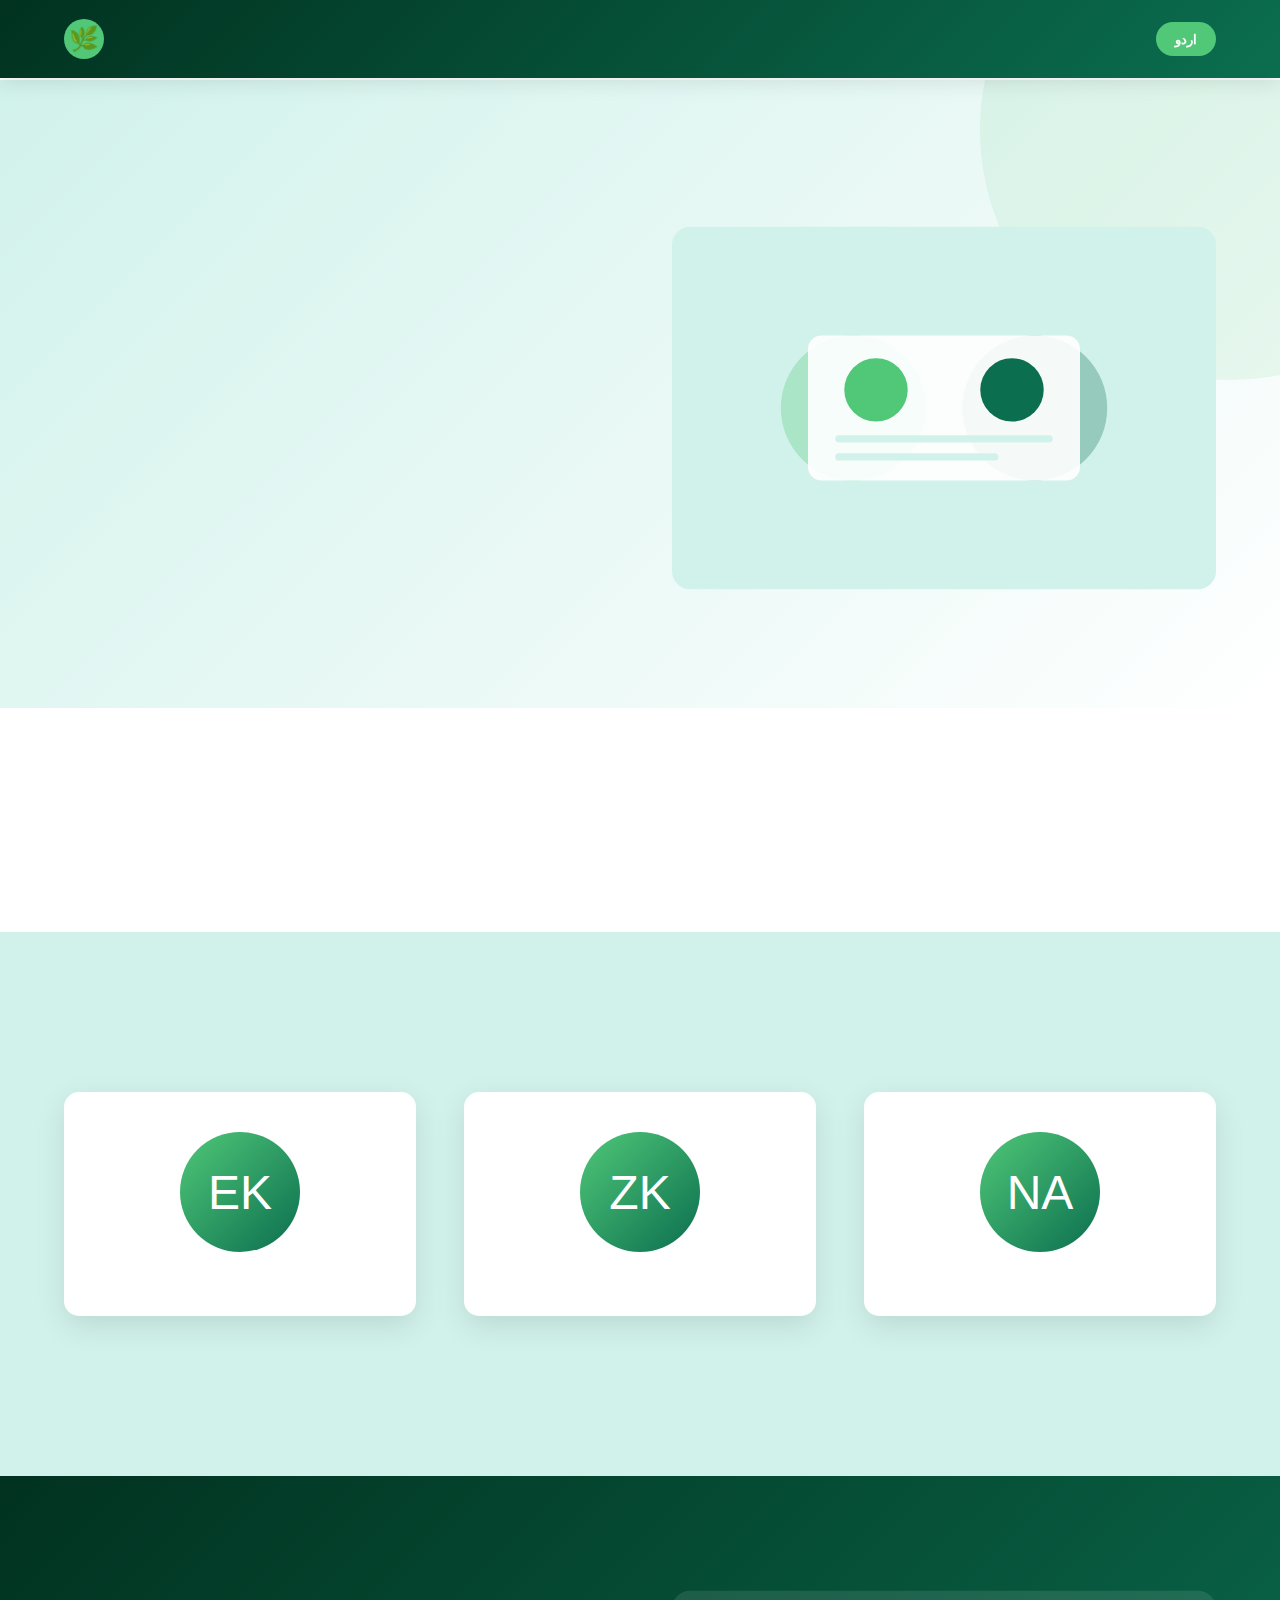
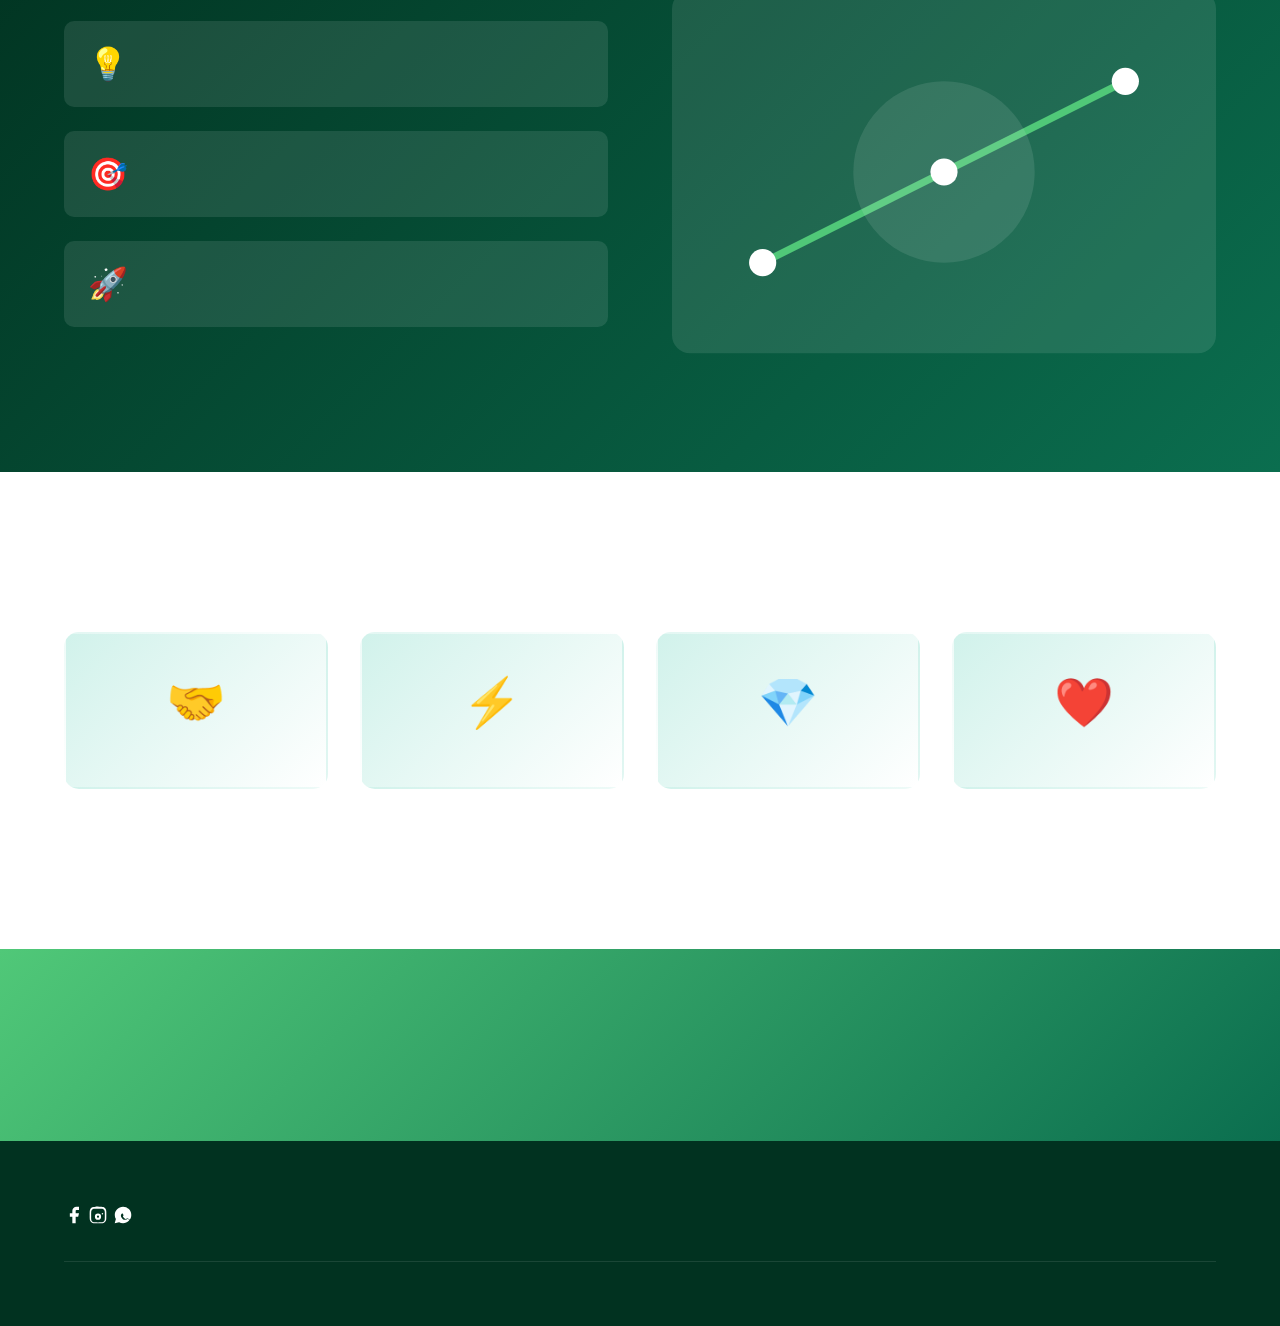
<file: about-us.html>
<!DOCTYPE html>
<html lang="en">
<head>
    
    <meta charset="UTF-8">
    <meta name="viewport" content="width=device-width, initial-scale=1.0">
    <title>About Us - Freshly</title>
    <link rel="icon" type="image/svg+xml" href="data:image/svg+xml,%3Csvg xmlns='http://www.w3.org/2000/svg' viewBox='0 0 100 100'%3E%3Ccircle cx='50' cy='50' r='45' fill='%2350C878'/%3E%3Cpath d='M30 55 Q35 40 50 35 Q65 40 70 55 L65 60 Q62 50 50 45 Q38 50 35 60 Z' fill='white'/%3E%3Cpath d='M45 30 Q50 20 55 30 L53 32 Q50 27 47 32 Z' fill='%23013220'/%3E%3C/svg%3E">
    <link rel="stylesheet" href="styles.css">
    <meta name="description" content="Freshly - Pakistan's #1 Restaurant Supply Solution. Get fresh produce, meat, and supplies delivered daily with 24-hour credit facility and wholesale prices.">
<meta name="keywords" content="restaurant supplies, wholesale food Pakistan, fresh produce delivery, restaurant credit, chicken supplier, vegetable supplier, horeca supplies">
<meta name="author" content="Freshly">
<meta property="og:title" content="Freshly - One Stop Shop for Restaurant Supplies">
<meta property="og:description" content="Simplify your supply chain with single-vendor delivery and flexible credit options.">
<meta property="og:image" content="https://images.unsplash.com/photo-1542838132-92c53300491e?auto=format&fit=crop&w=1200&q=80">
<meta property="og:type" content="website">
</head>
<body>
    <!-- Navigation -->
    <nav id="navbar">
    <div class="nav-container">
        <div class="logo">
            <div class="logo-icon">🌿</div>
            <span data-en="Freshly" data-ur="فریشلی">Freshly</span>
        </div>
        
        <div class="hamburger">
            <span></span>
            <span></span>
            <span></span>
        </div>

        <div class="nav-links">
            <a href="index.html" data-en="Home" data-ur="ہوم">Home</a>
            <a href="how-it-works.html" data-en="How It Works" data-ur="طریقہ کار">How It Works</a>
            <a href="about-us.html" data-en="About Us" data-ur="ہمارے بارے میں">About Us</a>
            <a href="contact.html" data-en="Contact" data-ur="رابطہ">Contact</a>
            <a href="#" onclick="openModal('signup'); return false;" class="cta-btn" data-en="Get Started" data-ur="شروع کریں">Get Started</a>
            <button class="lang-toggle" onclick="toggleLanguage()">اردو</button>
        </div>
    </div>
</nav>

    <!-- Hero Section -->
    <section class="hero">
        <div class="hero-content">
            <div class="hero-text">
                <h1>
                    <span data-en="Built by" data-ur="بنایا گیا">Built by</span><br>
                    <span class="highlight" data-en="Restaurant Industry Experts" data-ur="ریستوران انڈسٹری کے ماہرین">Restaurant Industry Experts</span>
                </h1>
                <p data-en="With over 20 combined years of hospitality experience, we understand the daily challenges restaurant owners face. That's why we built Freshly." data-ur="20 سال سے زیادہ کے مشترکہ مہمان نوازی کے تجربے کے ساتھ، ہم ریستوران کے مالکان کو روزانہ درپیش چیلنجز کو سمجھتے ہیں۔ اسی لیے ہم نے فریشلی بنایا۔">
                    With over 20 combined years of hospitality experience, we understand the daily challenges restaurant owners face. That's why we built Freshly.
                </p>
            </div>
            <div class="hero-image">
                <svg width="100%" height="400" viewBox="0 0 600 400">
                    <rect width="600" height="400" fill="#D1F2EB" rx="20"/>
                    <circle cx="200" cy="200" r="80" fill="#50C878" opacity="0.3"/>
                    <circle cx="400" cy="200" r="80" fill="#0B6E4F" opacity="0.3"/>
                    <rect x="150" y="120" width="300" height="160" fill="white" opacity="0.9" rx="15"/>
                    <circle cx="225" cy="180" r="35" fill="#50C878"/>
                    <circle cx="375" cy="180" r="35" fill="#0B6E4F"/>
                    <rect x="180" y="230" width="240" height="8" fill="#D1F2EB" rx="4"/>
                    <rect x="180" y="250" width="180" height="8" fill="#D1F2EB" rx="4"/>
                </svg>
            </div>
        </div>
    </section>

    <!-- Mission Section -->
    <section class="problem-section">
        <h2 class="section-title" data-en="Our Mission" data-ur="ہمارا مشن">Our Mission</h2>
        <div style="max-width: 800px; margin: 2rem auto; text-align: center;">
            <p style="font-size: 1.3rem; color: var(--tertiary); line-height: 1.8;" data-en="To simplify restaurant supply management by providing a single, reliable source for all daily needs - with unbeatable prices, flexible payment options, and service that restaurant owners can count on every single day." data-ur="تمام روزمرہ کی ضروریات کے لیے ایک واحد، قابل اعتماد ذریعہ فراہم کر کے ریستوران کی سپلائی مینجمنٹ کو آسان بنانا - ناقابل شکست قیمتوں، لچکدار ادائیگی کے اختیارات، اور ایسی سروس کے ساتھ جس پر ریستوران کے مالکان ہر روز بھروسہ کر سکیں۔">
                To simplify restaurant supply management by providing a single, reliable source for all daily needs - with unbeatable prices, flexible payment options, and service that restaurant owners can count on every single day.
            </p>
        </div>
    </section>

    <!-- Team Section -->
    <section class="problem-section" style="background: var(--primary);">
        <h2 class="section-title" data-en="Meet Our Leadership Team" data-ur="ہماری قیادت کی ٹیم سے ملیں">Meet Our Leadership Team</h2>
        <div class="team-grid">
            <div class="team-member">
                <div class="member-avatar">EK</div>
                <div class="member-name" data-en="Ehtisham Rana Khan" data-ur="احتشام رانا خان">Ehtisham Rana Khan</div>
                <div class="member-role" data-en="Founder & CEO" data-ur="بانی اور سی ای او">Founder & CEO</div>
                <p class="member-bio" data-en="With 7+ years of hands-on experience in the hospitality industry, Ehtisham identified the critical supply chain problems faced by restaurant owners and founded Freshly to solve them." data-ur="ہاسپیٹلٹی انڈسٹری میں 7+ سال کے عملی تجربے کے ساتھ، احتشام نے ریستوران کے مالکان کو درپیش سپلائی چین کے اہم مسائل کی نشاندہی کی اور انہیں حل کرنے کے لیے فریشلی کی بنیاد رکھی۔">
                    With 7+ years of hands-on experience in the hospitality industry, Ehtisham identified the critical supply chain problems faced by restaurant owners and founded Freshly to solve them.
                </p>
            </div>

            <div class="team-member">
                <div class="member-avatar">ZK</div>
                <div class="member-name" data-en="Zaighaum Rana Khan" data-ur="ذیقم رانا خان">Zaighaum Rana Khan</div>
                <div class="member-role" data-en="Co-Founder" data-ur="شریک بانی">Co-Founder</div>
                <p class="member-bio" data-en="Bringing 7+ years of hospitality expertise, Zaighaum's deep understanding of restaurant operations and supplier relationships is the backbone of Freshly's service excellence." data-ur="7+ سال کی مہمان نوازی کی مہارت لاتے ہوئے، ذیقم کی ریستوران کی کارروائیوں اور سپلائر تعلقات کی گہری سمجھ فریشلی کی بہترین سروس کی ریڑھ کی ہڈی ہے۔">
                    Bringing 7+ years of hospitality expertise, Zaighaum's deep understanding of restaurant operations and supplier relationships is the backbone of Freshly's service excellence.
                </p>
            </div>

            <div class="team-member">
                <div class="member-avatar">NA</div>
                <div class="member-name" data-en="Rana Nouman Ahmed" data-ur="رانا نعمان احمد">Rana Nouman Ahmed</div>
                <div class="member-role" data-en="Operations Manager" data-ur="آپریشنز منیجر">Operations Manager</div>
                <p class="member-bio" data-en="Nouman ensures that every delivery is on time, every product is fresh, and every customer is satisfied. His operational excellence keeps Freshly running smoothly day after day." data-ur="نعمان اس بات کو یقینی بناتے ہیں کہ ہر ڈیلیوری وقت پر ہو، ہر پروڈکٹ تازہ ہو، اور ہر گاہک مطمئن ہو۔ ان کی آپریشنل مہارت فریشلی کو دن بہ دن آسانی سے چلاتی ہے۔">
                    Nouman ensures that every delivery is on time, every product is fresh, and every customer is satisfied. His operational excellence keeps Freshly running smoothly day after day.
                </p>
            </div>
        </div>
    </section>

    <!-- Story Section -->
    <section class="solution-section">
        <div class="solution-content">
            <div class="solution-text">
                <h2 data-en="Our Story" data-ur="ہماری کہانی">Our Story</h2>
                <div class="solution-features">
                    <div class="feature">
                        <div class="feature-icon">💡</div>
                        <div class="feature-text">
                            <h3 data-en="The Problem We Saw" data-ur="مسئلہ جو ہم نے دیکھا">The Problem We Saw</h3>
                            <p data-en="After years in the hospitality industry, we witnessed restaurant owners struggling daily - calling multiple vendors, dealing with inconsistent deliveries, managing cash flow issues, and paying above-market prices." data-ur="ہاسپیٹلٹی انڈسٹری میں برسوں کے بعد، ہم نے ریستوران کے مالکان کو روزانہ جدوجہد کرتے دیکھا - متعدد وینڈرز کو کال کرنا، غیر مستقل ڈیلیوریوں سے نمٹنا، کیش فلو کے مسائل کا انتظام کرنا، اور مارکیٹ سے زیادہ قیمتیں ادا کرنا۔">After years in the hospitality industry, we witnessed restaurant owners struggling daily - calling multiple vendors, dealing with inconsistent deliveries, managing cash flow issues, and paying above-market prices.</p>
                        </div>
                    </div>
                    <div class="feature">
                        <div class="feature-icon">🎯</div>
                        <div class="feature-text">
                            <h3 data-en="The Solution We Built" data-ur="حل جو ہم نے بنایا">The Solution We Built</h3>
                            <p data-en="We knew there had to be a better way. That's when Freshly was born - a single platform that handles everything, delivers fresh supplies daily, offers genuine below-wholesale pricing, and provides flexible payment options." data-ur="ہم جانتے تھے کہ ایک بہتر طریقہ ہونا چاہیے۔ اسی وقت فریشلی پیدا ہوا - ایک واحد پلیٹ فارم جو سب کچھ سنبھالتا ہے، روزانہ تازہ سپلائیز پہنچاتا ہے، حقیقی ہول سیل سے کم قیمتیں پیش کرتا ہے، اور لچکدار ادائیگی کے اختیارات فراہم کرتا ہے۔">We knew there had to be a better way. That's when Freshly was born - a single platform that handles everything, delivers fresh supplies daily, offers genuine below-wholesale pricing, and provides flexible payment options.</p>
                        </div>
                    </div>
                    <div class="feature">
                        <div class="feature-icon">🚀</div>
                        <div class="feature-text">
                            <h3 data-en="Our Growth" data-ur="ہماری ترقی">Our Growth</h3>
                            <p data-en="What started with a handful of restaurants has grown into a trusted partner for hundreds of establishments. Our commitment to quality, reliability, and fair pricing remains unwavering." data-ur="جو چند ریستورانوں سے شروع ہوا وہ سینکڑوں اداروں کے لیے ایک قابل اعتماد پارٹنر بن گیا ہے۔ معیار، قابل اعتمادی، اور منصفانہ قیمتوں کے لیے ہماری وابستگی اٹل ہے۔">What started with a handful of restaurants has grown into a trusted partner for hundreds of establishments. Our commitment to quality, reliability, and fair pricing remains unwavering.</p>
                        </div>
                    </div>
                </div>
            </div>
            <div class="hero-image">
                <svg width="100%" height="400" viewBox="0 0 600 400">
                    <rect width="600" height="400" fill="rgba(255,255,255,0.1)" rx="20"/>
                    <path d="M 100 300 Q 200 250 300 200 T 500 100" stroke="#50C878" stroke-width="8" fill="none"/>
                    <circle cx="100" cy="300" r="15" fill="white"/>
                    <circle cx="300" cy="200" r="15" fill="white"/>
                    <circle cx="500" cy="100" r="15" fill="white"/>
                    <circle cx="300" cy="200" r="100" fill="white" opacity="0.1"/>
                </svg>
            </div>
        </div>
    </section>

    <!-- Values Section -->
    <section class="problem-section">
        <h2 class="section-title" data-en="Our Core Values" data-ur="ہماری بنیادی اقدار">Our Core Values</h2>
        <div class="problems-grid">
            <div class="problem-card">
                <div class="problem-icon">🤝</div>
                <h3 data-en="Trust" data-ur="اعتماد">Trust</h3>
                <p data-en="We build lasting relationships through reliability, transparency, and consistent quality." data-ur="ہم قابل اعتمادی، شفافیت، اور مسلسل معیار کے ذریعے دیرپا تعلقات بناتے ہیں۔">We build lasting relationships through reliability, transparency, and consistent quality.</p>
            </div>
            <div class="problem-card">
                <div class="problem-icon">⚡</div>
                <h3 data-en="Efficiency" data-ur="کارکردگی">Efficiency</h3>
                <p data-en="We respect your time by streamlining every process and ensuring punctual service." data-ur="ہم ہر عمل کو ہموار کر کے اور بروقت سروس کو یقینی بنا کر آپ کے وقت کا احترام کرتے ہیں۔">We respect your time by streamlining every process and ensuring punctual service.</p>
            </div>
            <div class="problem-card">
                <div class="problem-icon">💎</div>
                <h3 data-en="Quality" data-ur="معیار">Quality</h3>
                <p data-en="Fresh, premium supplies every single day - no compromises, no exceptions." data-ur="ہر دن تازہ، پریمیم سپلائیز - کوئی سمجھوتہ نہیں، کوئی استثنا نہیں۔">Fresh, premium supplies every single day - no compromises, no exceptions.</p>
            </div>
            <div class="problem-card">
                <div class="problem-icon">❤️</div>
                <h3 data-en="Partnership" data-ur="شراکت داری">Partnership</h3>
                <p data-en="Your success is our success. We're not just suppliers - we're your partners in growth." data-ur="آپ کی کامیابی ہماری کامیابی ہے۔ ہم صرف سپلائرز نہیں ہیں - ہم ترقی میں آپ کے شریک ہیں۔">Your success is our success. We're not just suppliers - we're your partners in growth.</p>
            </div>
        </div>
    </section>

    <!-- CTA Section -->
    <section class="cta-section">
        <h2 data-en="Join the Freshly Family" data-ur="فریشلی فیملی میں شامل ہوں">Join the Freshly Family</h2>
        <p data-en="Experience the difference that industry expertise and genuine care can make" data-ur="صنعتی مہارت اور حقیقی دیکھ بھال سے ہونے والے فرق کا تجربہ کریں">Experience the difference that industry expertise and genuine care can make</p>
        <button class="btn-primary" onclick="openModal('signup')" data-en="Partner With Us" data-ur="ہمارے ساتھ شراکت کریں">Partner With Us</button>
    </section>

    <!-- Footer -->
    <footer>
    <div class="footer-content">
        <div class="footer-section">
            <h3 data-en="Freshly" data-ur="فریشلی">Freshly</h3>
            <p data-en="Revolutionizing the restaurant supply chain in Pakistan. Fresh ingredients, daily delivery, and credit facilities tailored for your business growth." data-ur="پاکستان میں ریسٹورنٹ سپلائی چین میں انقلاب۔ تازہ اجزاء، روزانہ ڈیلیوری، اور آپ کے کاروبار کی ترقی کے لیے کریڈٹ سہولیات۔">
                Revolutionizing the restaurant supply chain in Pakistan. Fresh ingredients, daily delivery, and credit facilities tailored for your business growth.
            </p>
            <div class="social-links">
                <a href="#" class="social-icon" title="Facebook"><svg viewBox="0 0 24 24" width="20" height="20" fill="white"><path d="M18 2h-3a5 5 0 00-5 5v3H7v4h3v8h4v-8h3l1-4h-4V7a1 1 0 011-1h3z"/></svg></a>
                <a href="#" class="social-icon" title="Instagram"><svg viewBox="0 0 24 24" width="20" height="20" fill="white"><path d="M12 2c2.717 0 3.056.01 4.122.06 1.065.05 1.79.217 2.428.465.66.254 1.216.598 1.772 1.153a4.908 4.908 0 011.153 1.772c.247.637.415 1.363.465 2.428.047 1.066.06 1.405.06 4.122 0 2.717-.01 3.056-.06 4.122-.05 1.065-.217 1.79-.465 2.428a4.883 4.883 0 01-1.153 1.772 4.915 4.915 0 01-1.772 1.153c-.637.247-1.363.415-2.428.465-1.066.047-1.405.06-4.122.06-2.717 0-3.056-.01-4.122-.06-1.065-.05-1.79-.217-2.428-.465a4.89 4.89 0 01-1.772-1.153 4.904 4.904 0 01-1.153-1.772c-.247-.637-.415-1.363-.465-2.428C2.013 15.056 2 14.717 2 12c0-2.717.01-3.056.06-4.122.05-1.065.217-1.79.465-2.428a4.88 4.88 0 011.153-1.772A4.897 4.897 0 016.665 2.465C7.302 2.218 8.028 2.05 9.093 2.002 10.159 1.954 10.498 1.944 13.215 1.944zm0 2.433c-2.67 0-2.997.01-4.053.058-.971.045-1.505.207-1.858.344-.466.182-.8.398-1.15.748-.35.35-.566.683-.748 1.15-.137.353-.3.886-.344 1.857-.047 1.055-.058 1.383-.058 4.053 0 2.67.01 2.997.058 4.053.045.971.207 1.505.344 1.858.182.466.399.8.748 1.15.35.35.683.566 1.15.748.353.137.886.3 1.857.344 1.054.048 1.37.058 4.041.058 2.67 0 2.997-.01 4.053-.058.971-.045 1.505-.207 1.858-.344.466-.182.8-.398 1.15-.748.35-.35.566-.683.748-1.15.137-.353.3-.886.344-1.857.048-1.055.058-1.383.058-4.053 0-2.67-.01-2.997-.058-4.053-.045-.971-.207-1.505-.344-1.858a3.097 3.097 0 00-.748-1.15 3.098 3.098 0 00-1.15-.748c-.353-.137-.886-.3-1.857-.344-1.055-.047-1.383-.058-4.053-.058zm0 5.838a3.729 3.729 0 110 7.458 3.729 3.729 0 010-7.458zm0 2.433a1.296 1.296 0 100 2.592 1.296 1.296 0 000-2.592zm5.338-3.205a.881.881 0 110 1.762.881.881 0 010-1.762z"/></svg></a>
                <a href="#" class="social-icon" title="WhatsApp"><svg viewBox="0 0 24 24" width="20" height="20" fill="white"><path d="M12.04 2c-5.46 0-9.91 4.45-9.91 9.91 0 1.75.46 3.45 1.32 4.95L2.05 22l5.25-1.38c1.45.79 3.1 1.21 4.74 1.21 5.46 0 9.91-4.45 9.91-9.91 0-2.65-1.03-5.13-2.9-7-1.87-1.87-4.35-2.9-7.01-2.9zm5.95 13.9c-.25.7-.85 1.25-1.55 1.55-.7.3-3.6.45-4.85-.8-.85-.85-2.1-2.55-2.1-3.9 0-1.35.7-2.05 1-2.35.25-.25.55-.3.75-.3s.4.05.6.5c.2.45.65 1.55.7 1.65.05.15.05.25 0 .35-.05.1-.1.25-.25.4s-.2.3-.3.45c-.1.15-.25.25-.1.45.15.2.65 1.1 1.4 1.75.95.85 1.75 1.1 2 1.25.25.15.4.1.55-.05.15-.2.65-.75.85-1 .2-.25.4-.2.65-.1.25.1 1.55.75 1.85.9.3.15.5.25.55.4.05.15.05.85-.2 1.55z"/></svg></a>
            </div>
        </div>
        <div class="footer-section">
            <h3 data-en="Quick Links" data-ur="فوری لنکس">Quick Links</h3>
            <ul>
                <li><a href="index.html" data-en="Home" data-ur="ہوم">Home</a></li>
                <li><a href="how-it-works.html" data-en="How It Works" data-ur="طریقہ کار">How It Works</a></li>
                <li><a href="about-us.html" data-en="About Us" data-ur="ہمارے بارے میں">About Us</a></li>
                <li><a href="contact.html" data-en="Contact Us" data-ur="ہم سے رابطہ کریں">Contact Us</a></li>
                <li><a href="#" onclick="openModal('employee'); return false;" data-en="Employee Login" data-ur="ملازم لاگ ان">Employee Login</a></li>
            </ul>
        </div>
        <div class="footer-section">
            <h3 data-en="Legal" data-ur="قانونی">Legal</h3>
            <ul>
                <li><a href="privacy.html" data-en="Privacy Policy" data-ur="رازداری کی پالیسی">Privacy Policy</a></li>
                <li><a href="terms.html" data-en="Terms of Service" data-ur="سروس کی شرائط">Terms of Service</a></li>
                <li><a href="cookies.html" data-en="Cookie Policy" data-ur="کوکی پالیسی">Cookie Policy</a></li>
            </ul>
        </div>
        <div class="footer-section">
            <h3 data-en="Contact" data-ur="رابطہ">Contact</h3>
            <p data-en="Email: info@freshly.com" data-ur="ای میل: info@freshly.com">Email: info@freshly.com</p>
            <p data-en="Phone: +92 300 1234567" data-ur="فون: +92 300 1234567">Phone: +92 300 1234567</p>
            <p data-en="Address: 12-B, Gulberg III, Lahore" data-ur="پتہ: 12-بی، گلبرگ III، لاہور">Address: 12-B, Gulberg III, Lahore</p>
        </div>
    </div>
    <div class="footer-bottom">
        <p data-en="&copy; 2025 Freshly. All rights reserved." data-ur="&copy; 2025 فریشلی۔ تمام حقوق محفوظ ہیں۔">&copy; 2025 Freshly. All rights reserved.</p>
    </div>
</footer>

    <!-- Modals -->
    <div id="signupModal" class="modal">
        <div class="modal-content">
            <span class="close" onclick="closeModal('signup')">&times;</span>
            <h2 data-en="Sign Up" data-ur="سائن اپ">Sign Up</h2>
            <form onsubmit="handleSignup(event)">
                <div class="form-group">
                    <label data-en="Restaurant Name" data-ur="ریستوران کا نام">Restaurant Name</label>
                    <input type="text" required placeholder="Enter restaurant name">
                </div>
                <div class="form-group">
                    <label data-en="Owner Name" data-ur="مالک کا نام">Owner Name</label>
                    <input type="text" required placeholder="Enter your name">
                </div>
                <div class="form-group">
                    <label data-en="Phone Number" data-ur="فون نمبر">Phone Number</label>
                    <input type="tel" required placeholder="+92 XXX XXXXXXX">
                </div>
                <div class="form-group">
                    <label data-en="Email" data-ur="ای میل">Email</label>
                    <input type="email" required placeholder="your@email.com">
                </div>
                <div class="form-group">
                    <label data-en="Password" data-ur="پاس ورڈ">Password</label>
                    <input type="password" required placeholder="Enter password">
                </div>
                <button type="submit" class="submit-btn" data-en="Create Account" data-ur="اکاؤنٹ بنائیں">Create Account</button>
            </form>
            <div class="modal-switch">
                <span data-en="Already have an account?" data-ur="پہلے سے اکاؤنٹ ہے؟">Already have an account?</span>
                <a onclick="switchModal('signup', 'login')" data-en="Login" data-ur="لاگ ان">Login</a>
            </div>
        </div>
    </div>

    <div id="loginModal" class="modal">
        <div class="modal-content">
            <span class="close" onclick="closeModal('login')">&times;</span>
            <h2 data-en="Login" data-ur="لاگ ان">Login</h2>
            <form onsubmit="handleLogin(event)">
                <div class="form-group">
                    <label data-en="Email" data-ur="ای میل">Email</label>
                    <input type="email" required placeholder="your@email.com">
                </div>
                <div class="form-group">
                    <label data-en="Password" data-ur="پاس ورڈ">Password</label>
                    <input type="password" required placeholder="Enter password">
                </div>
                <button type="submit" class="submit-btn" data-en="Login" data-ur="لاگ ان">Login</button>
            </form>
            <div class="modal-switch">
                <span data-en="Don't have an account?" data-ur="اکاؤنٹ نہیں ہے؟">Don't have an account?</span>
                <a onclick="switchModal('login', 'signup')" data-en="Sign Up" data-ur="سائن اپ">Sign Up</a>
            </div>
        </div>
    </div>

    <div id="employeeModal" class="modal">
        <div class="modal-content">
            <span class="close" onclick="closeModal('employee')">&times;</span>
            <h2 data-en="Employee Login" data-ur="ملازم لاگ ان">Employee Login</h2>
            <form onsubmit="handleEmployeeLogin(event)">
                <div class="form-group">
                    <label data-en="Employee ID" data-ur="ملازم آئی ڈی">Employee ID</label>
                    <input type="text" required placeholder="Enter employee ID">
                </div>
                <div class="form-group">
                    <label data-en="Password" data-ur="پاس ورڈ">Password</label>
                    <input type="password" required placeholder="Enter password">
                </div>
                <button type="submit" class="submit-btn" data-en="Login" data-ur="لاگ ان">Login</button>
            </form>
        </div>
    </div>

    <div class="scroll-top" id="scrollTop" onclick="scrollToTop()">↑</div>

    <script src="script.js"></script>
</body>
</html>
</file>
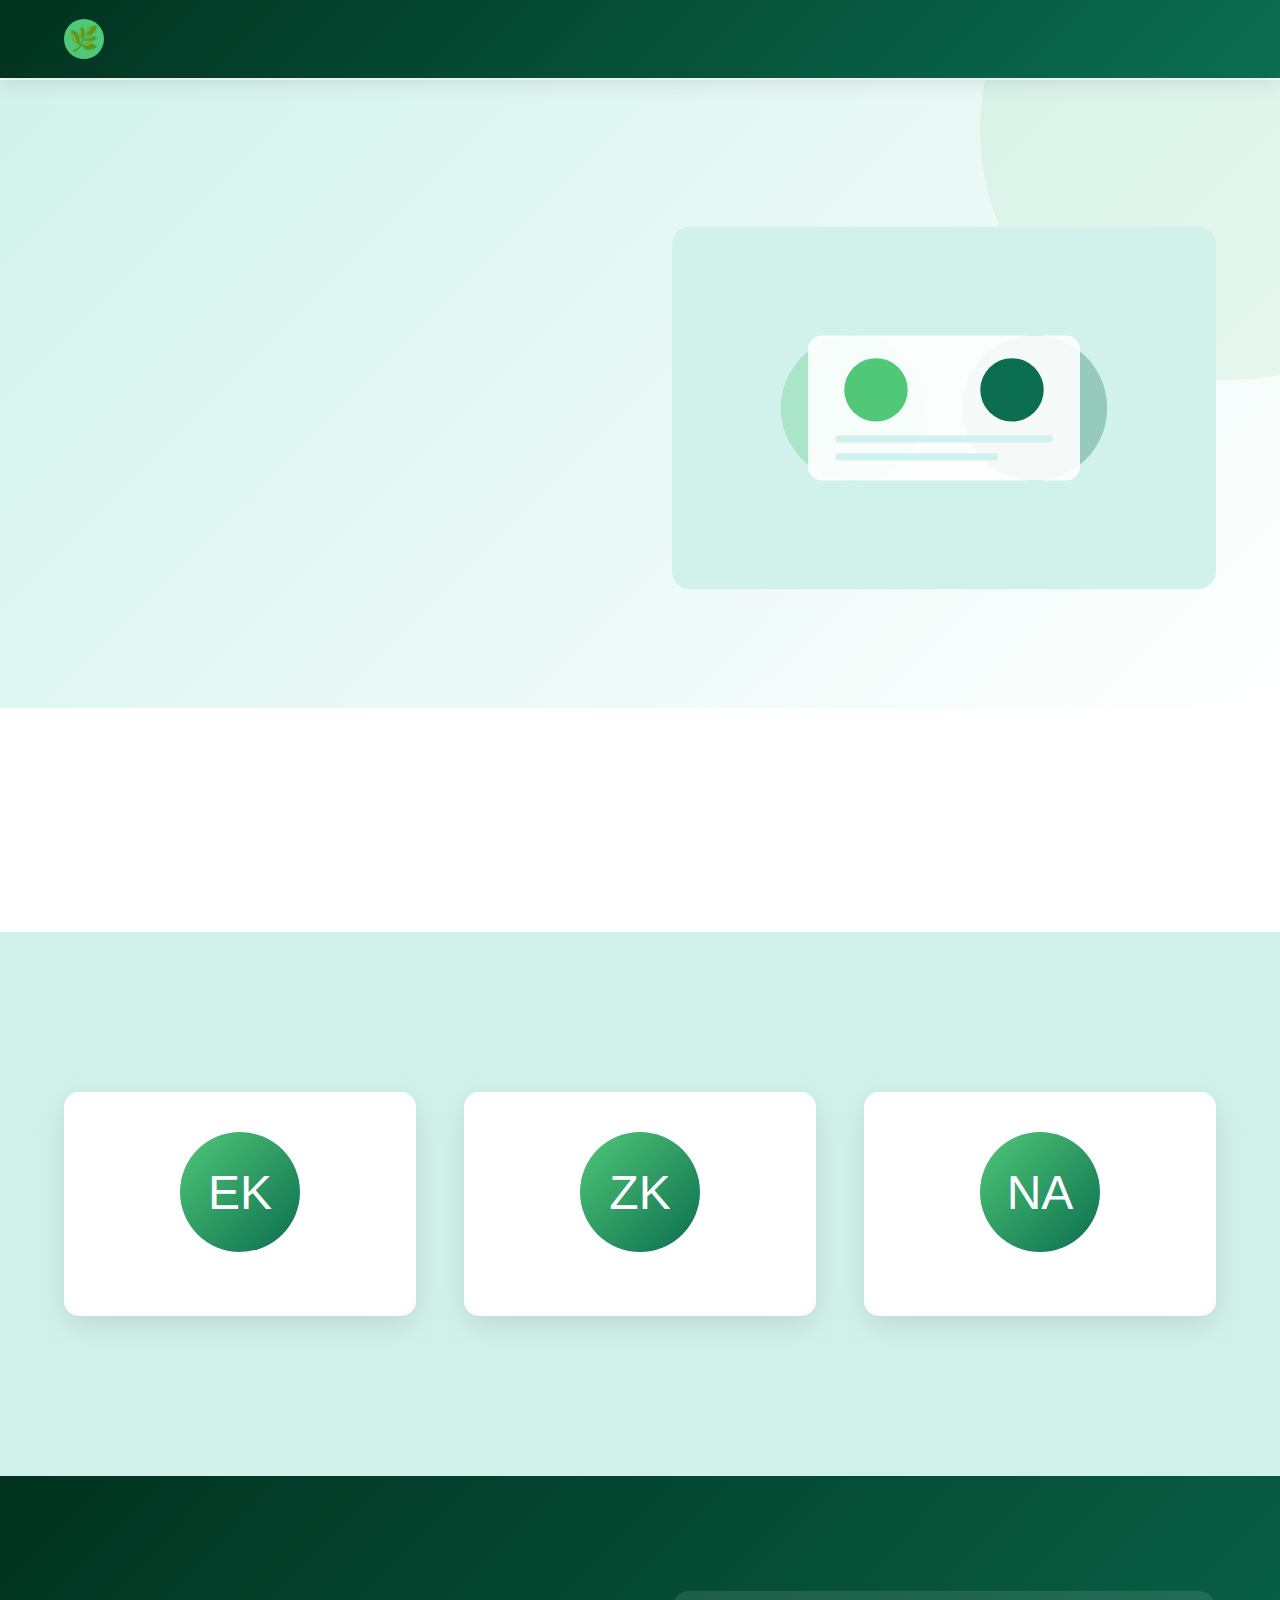
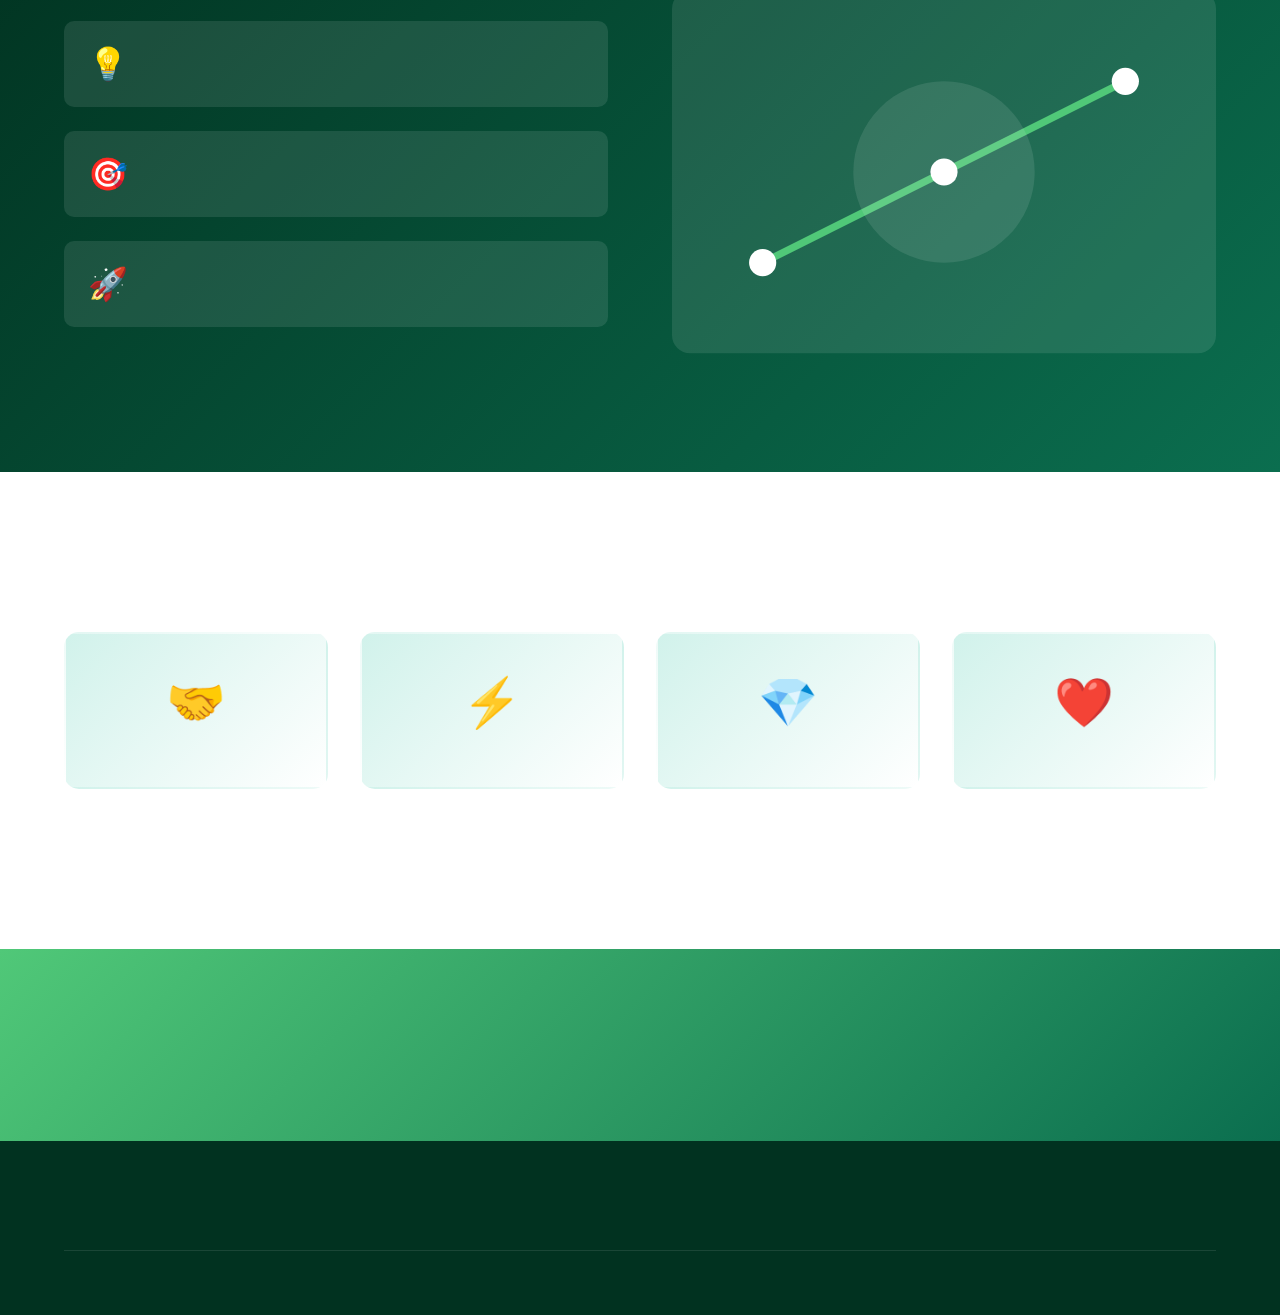
<file: aboutus.html>
<!DOCTYPE html>
<html lang="en">
<head>
    <meta charset="UTF-8">
    <meta name="viewport" content="width=device-width, initial-scale=1.0">
    <title>About Us - Freshly</title>
    <link rel="icon" type="image/svg+xml" href="data:image/svg+xml,%3Csvg xmlns='http://www.w3.org/2000/svg' viewBox='0 0 100 100'%3E%3Ccircle cx='50' cy='50' r='45' fill='%2350C878'/%3E%3Cpath d='M30 55 Q35 40 50 35 Q65 40 70 55 L65 60 Q62 50 50 45 Q38 50 35 60 Z' fill='white'/%3E%3Cpath d='M45 30 Q50 20 55 30 L53 32 Q50 27 47 32 Z' fill='%23013220'/%3E%3C/svg%3E">
    <link rel="stylesheet" href="styles.css">
</head>
<body>
    <!-- Navigation -->
    <nav id="navbar">
        <div class="nav-container">
            <div class="logo">
                <div class="logo-icon">🌿</div>
                <span data-en="Freshly" data-ur="فریشلی">Freshly</span>
            </div>
            <div class="nav-links">
                <a href="index.html" data-en="Home" data-ur="ہوم">Home</a>
                <a href="how-it-works.html" data-en="How It Works" data-ur="یہ کیسے کام کرتا ہے">How It Works</a>
                <a href="about.html" data-en="About Us" data-ur="ہمارے بارے میں">About Us</a>
                <a href="#" onclick="openModal('signup'); return false;" class="cta-btn" data-en="Get Started" data-ur="شروع کریں">Get Started</a>
                <button class="lang-toggle" onclick="toggleLanguage()" data-en="اردو" data-ur="English">اردو</button>
            </div>
        </div>
    </nav>

    <!-- Hero Section -->
    <section class="hero">
        <div class="hero-content">
            <div class="hero-text">
                <h1>
                    <span data-en="Built by" data-ur="بنایا گیا">Built by</span><br>
                    <span class="highlight" data-en="Restaurant Industry Experts" data-ur="ریستوران انڈسٹری کے ماہرین">Restaurant Industry Experts</span>
                </h1>
                <p data-en="With over 20 combined years of hospitality experience, we understand the daily challenges restaurant owners face. That's why we built Freshly." data-ur="20 سال سے زیادہ کے مشترکہ مہمان نوازی کے تجربے کے ساتھ، ہم ریستوران کے مالکان کو روزانہ درپیش چیلنجز کو سمجھتے ہیں۔ اسی لیے ہم نے فریشلی بنایا۔">
                    With over 20 combined years of hospitality experience, we understand the daily challenges restaurant owners face. That's why we built Freshly.
                </p>
            </div>
            <div class="hero-image">
                <svg width="100%" height="400" viewBox="0 0 600 400">
                    <rect width="600" height="400" fill="#D1F2EB" rx="20"/>
                    <circle cx="200" cy="200" r="80" fill="#50C878" opacity="0.3"/>
                    <circle cx="400" cy="200" r="80" fill="#0B6E4F" opacity="0.3"/>
                    <rect x="150" y="120" width="300" height="160" fill="white" opacity="0.9" rx="15"/>
                    <circle cx="225" cy="180" r="35" fill="#50C878"/>
                    <circle cx="375" cy="180" r="35" fill="#0B6E4F"/>
                    <rect x="180" y="230" width="240" height="8" fill="#D1F2EB" rx="4"/>
                    <rect x="180" y="250" width="180" height="8" fill="#D1F2EB" rx="4"/>
                </svg>
            </div>
        </div>
    </section>

    <!-- Mission Section -->
    <section class="problem-section">
        <h2 class="section-title" data-en="Our Mission" data-ur="ہمارا مشن">Our Mission</h2>
        <div style="max-width: 800px; margin: 2rem auto; text-align: center;">
            <p style="font-size: 1.3rem; color: var(--tertiary); line-height: 1.8;" data-en="To simplify restaurant supply management by providing a single, reliable source for all daily needs - with unbeatable prices, flexible payment options, and service that restaurant owners can count on every single day." data-ur="تمام روزمرہ کی ضروریات کے لیے ایک واحد، قابل اعتماد ذریعہ فراہم کر کے ریستوران کی سپلائی مینجمنٹ کو آسان بنانا - ناقابل شکست قیمتوں، لچکدار ادائیگی کے اختیارات، اور ایسی سروس کے ساتھ جس پر ریستوران کے مالکان ہر روز بھروسہ کر سکیں۔">
                To simplify restaurant supply management by providing a single, reliable source for all daily needs - with unbeatable prices, flexible payment options, and service that restaurant owners can count on every single day.
            </p>
        </div>
    </section>

    <!-- Team Section -->
    <section class="problem-section" style="background: var(--primary);">
        <h2 class="section-title" data-en="Meet Our Leadership Team" data-ur="ہماری قیادت کی ٹیم سے ملیں">Meet Our Leadership Team</h2>
        <div class="team-grid">
            <div class="team-member">
                <div class="member-avatar">EK</div>
                <div class="member-name" data-en="Ehtisham Rana Khan" data-ur="احتشام رانا خان">Ehtisham Rana Khan</div>
                <div class="member-role" data-en="Founder & CEO" data-ur="بانی اور سی ای او">Founder & CEO</div>
                <p class="member-bio" data-en="With 7+ years of hands-on experience in the hospitality industry, Ehtisham identified the critical supply chain problems faced by restaurant owners and founded Freshly to solve them." data-ur="ہاسپیٹلٹی انڈسٹری میں 7+ سال کے عملی تجربے کے ساتھ، احتشام نے ریستوران کے مالکان کو درپیش سپلائی چین کے اہم مسائل کی نشاندہی کی اور انہیں حل کرنے کے لیے فریشلی کی بنیاد رکھی۔">
                    With 7+ years of hands-on experience in the hospitality industry, Ehtisham identified the critical supply chain problems faced by restaurant owners and founded Freshly to solve them.
                </p>
            </div>

            <div class="team-member">
                <div class="member-avatar">ZK</div>
                <div class="member-name" data-en="Zaighaum Rana Khan" data-ur="ذیقم رانا خان">Zaighaum Rana Khan</div>
                <div class="member-role" data-en="Co-Founder" data-ur="شریک بانی">Co-Founder</div>
                <p class="member-bio" data-en="Bringing 7+ years of hospitality expertise, Zaighaum's deep understanding of restaurant operations and supplier relationships is the backbone of Freshly's service excellence." data-ur="7+ سال کی مہمان نوازی کی مہارت لاتے ہوئے، ذیقم کی ریستوران کی کارروائیوں اور سپلائر تعلقات کی گہری سمجھ فریشلی کی بہترین سروس کی ریڑھ کی ہڈی ہے۔">
                    Bringing 7+ years of hospitality expertise, Zaighaum's deep understanding of restaurant operations and supplier relationships is the backbone of Freshly's service excellence.
                </p>
            </div>

            <div class="team-member">
                <div class="member-avatar">NA</div>
                <div class="member-name" data-en="Rana Nouman Ahmed" data-ur="رانا نعمان احمد">Rana Nouman Ahmed</div>
                <div class="member-role" data-en="Operations Manager" data-ur="آپریشنز منیجر">Operations Manager</div>
                <p class="member-bio" data-en="Nouman ensures that every delivery is on time, every product is fresh, and every customer is satisfied. His operational excellence keeps Freshly running smoothly day after day." data-ur="نعمان اس بات کو یقینی بناتے ہیں کہ ہر ڈیلیوری وقت پر ہو، ہر پروڈکٹ تازہ ہو، اور ہر گاہک مطمئن ہو۔ ان کی آپریشنل مہارت فریشلی کو دن بہ دن آسانی سے چلاتی ہے۔">
                    Nouman ensures that every delivery is on time, every product is fresh, and every customer is satisfied. His operational excellence keeps Freshly running smoothly day after day.
                </p>
            </div>
        </div>
    </section>

    <!-- Story Section -->
    <section class="solution-section">
        <div class="solution-content">
            <div class="solution-text">
                <h2 data-en="Our Story" data-ur="ہماری کہانی">Our Story</h2>
                <div class="solution-features">
                    <div class="feature">
                        <div class="feature-icon">💡</div>
                        <div class="feature-text">
                            <h3 data-en="The Problem We Saw" data-ur="مسئلہ جو ہم نے دیکھا">The Problem We Saw</h3>
                            <p data-en="After years in the hospitality industry, we witnessed restaurant owners struggling daily - calling multiple vendors, dealing with inconsistent deliveries, managing cash flow issues, and paying above-market prices." data-ur="ہاسپیٹلٹی انڈسٹری میں برسوں کے بعد، ہم نے ریستوران کے مالکان کو روزانہ جدوجہد کرتے دیکھا - متعدد وینڈرز کو کال کرنا، غیر مستقل ڈیلیوریوں سے نمٹنا، کیش فلو کے مسائل کا انتظام کرنا، اور مارکیٹ سے زیادہ قیمتیں ادا کرنا۔">After years in the hospitality industry, we witnessed restaurant owners struggling daily - calling multiple vendors, dealing with inconsistent deliveries, managing cash flow issues, and paying above-market prices.</p>
                        </div>
                    </div>
                    <div class="feature">
                        <div class="feature-icon">🎯</div>
                        <div class="feature-text">
                            <h3 data-en="The Solution We Built" data-ur="حل جو ہم نے بنایا">The Solution We Built</h3>
                            <p data-en="We knew there had to be a better way. That's when Freshly was born - a single platform that handles everything, delivers fresh supplies daily, offers genuine below-wholesale pricing, and provides flexible payment options." data-ur="ہم جانتے تھے کہ ایک بہتر طریقہ ہونا چاہیے۔ اسی وقت فریشلی پیدا ہوا - ایک واحد پلیٹ فارم جو سب کچھ سنبھالتا ہے، روزانہ تازہ سپلائیز پہنچاتا ہے، حقیقی ہول سیل سے کم قیمتیں پیش کرتا ہے، اور لچکدار ادائیگی کے اختیارات فراہم کرتا ہے۔">We knew there had to be a better way. That's when Freshly was born - a single platform that handles everything, delivers fresh supplies daily, offers genuine below-wholesale pricing, and provides flexible payment options.</p>
                        </div>
                    </div>
                    <div class="feature">
                        <div class="feature-icon">🚀</div>
                        <div class="feature-text">
                            <h3 data-en="Our Growth" data-ur="ہماری ترقی">Our Growth</h3>
                            <p data-en="What started with a handful of restaurants has grown into a trusted partner for hundreds of establishments. Our commitment to quality, reliability, and fair pricing remains unwavering." data-ur="جو چند ریستورانوں سے شروع ہوا وہ سینکڑوں اداروں کے لیے ایک قابل اعتماد پارٹنر بن گیا ہے۔ معیار، قابل اعتمادی، اور منصفانہ قیمتوں کے لیے ہماری وابستگی اٹل ہے۔">What started with a handful of restaurants has grown into a trusted partner for hundreds of establishments. Our commitment to quality, reliability, and fair pricing remains unwavering.</p>
                        </div>
                    </div>
                </div>
            </div>
            <div class="hero-image">
                <svg width="100%" height="400" viewBox="0 0 600 400">
                    <rect width="600" height="400" fill="rgba(255,255,255,0.1)" rx="20"/>
                    <path d="M 100 300 Q 200 250 300 200 T 500 100" stroke="#50C878" stroke-width="8" fill="none"/>
                    <circle cx="100" cy="300" r="15" fill="white"/>
                    <circle cx="300" cy="200" r="15" fill="white"/>
                    <circle cx="500" cy="100" r="15" fill="white"/>
                    <circle cx="300" cy="200" r="100" fill="white" opacity="0.1"/>
                </svg>
            </div>
        </div>
    </section>

    <!-- Values Section -->
    <section class="problem-section">
        <h2 class="section-title" data-en="Our Core Values" data-ur="ہماری بنیادی اقدار">Our Core Values</h2>
        <div class="problems-grid">
            <div class="problem-card">
                <div class="problem-icon">🤝</div>
                <h3 data-en="Trust" data-ur="اعتماد">Trust</h3>
                <p data-en="We build lasting relationships through reliability, transparency, and consistent quality." data-ur="ہم قابل اعتمادی، شفافیت، اور مسلسل معیار کے ذریعے دیرپا تعلقات بناتے ہیں۔">We build lasting relationships through reliability, transparency, and consistent quality.</p>
            </div>
            <div class="problem-card">
                <div class="problem-icon">⚡</div>
                <h3 data-en="Efficiency" data-ur="کارکردگی">Efficiency</h3>
                <p data-en="We respect your time by streamlining every process and ensuring punctual service." data-ur="ہم ہر عمل کو ہموار کر کے اور بروقت سروس کو یقینی بنا کر آپ کے وقت کا احترام کرتے ہیں۔">We respect your time by streamlining every process and ensuring punctual service.</p>
            </div>
            <div class="problem-card">
                <div class="problem-icon">💎</div>
                <h3 data-en="Quality" data-ur="معیار">Quality</h3>
                <p data-en="Fresh, premium supplies every single day - no compromises, no exceptions." data-ur="ہر دن تازہ، پریمیم سپلائیز - کوئی سمجھوتہ نہیں، کوئی استثنا نہیں۔">Fresh, premium supplies every single day - no compromises, no exceptions.</p>
            </div>
            <div class="problem-card">
                <div class="problem-icon">❤️</div>
                <h3 data-en="Partnership" data-ur="شراکت داری">Partnership</h3>
                <p data-en="Your success is our success. We're not just suppliers - we're your partners in growth." data-ur="آپ کی کامیابی ہماری کامیابی ہے۔ ہم صرف سپلائرز نہیں ہیں - ہم ترقی میں آپ کے شریک ہیں۔">Your success is our success. We're not just suppliers - we're your partners in growth.</p>
            </div>
        </div>
    </section>

    <!-- CTA Section -->
    <section class="cta-section">
        <h2 data-en="Join the Freshly Family" data-ur="فریشلی فیملی میں شامل ہوں">Join the Freshly Family</h2>
        <p data-en="Experience the difference that industry expertise and genuine care can make" data-ur="صنعتی مہارت اور حقیقی دیکھ بھال سے ہونے والے فرق کا تجربہ کریں">Experience the difference that industry expertise and genuine care can make</p>
        <button class="btn-primary" onclick="openModal('signup')" data-en="Partner With Us" data-ur="ہمارے ساتھ شراکت کریں">Partner With Us</button>
    </section>

    <!-- Footer -->
    <footer>
        <div class="footer-content">
            <div class="footer-section">
                <h3 data-en="Freshly" data-ur="فریشلی">Freshly</h3>
                <p data-en="Your one-stop shop for all restaurant supplies. Fresh, reliable, affordable." data-ur="تمام ریستوران سپلائیز کے لیے آپ کی ون اسٹاپ شاپ۔ تازہ، قابل اعتماد، سستی۔">Your one-stop shop for all restaurant supplies. Fresh, reliable, affordable.</p>
            </div>
            <div class="footer-section">
                <h3 data-en="Quick Links" data-ur="فوری لنکس">Quick Links</h3>
                <ul>
                    <li><a href="index.html" data-en="Home" data-ur="ہوم">Home</a></li>
                    <li><a href="how-it-works.html" data-en="How It Works" data-ur="یہ کیسے کام کرتا ہے">How It Works</a></li>
                    <li><a href="about.html" data-en="About Us" data-ur="ہمارے بارے میں">About Us</a></li>
                    <li><a href="#" onclick="openModal('employee'); return false;" data-en="Employee Login" data-ur="ملازم لاگ ان">Employee Login</a></li>
                </ul>
            </div>
            <div class="footer-section">
                <h3 data-en="Legal" data-ur="قانونی">Legal</h3>
                <ul>
                    <li><a href="privacy.html" data-en="Privacy Policy" data-ur="رازداری کی پالیسی">Privacy Policy</a></li>
                    <li><a href="terms.html" data-en="Terms of Service" data-ur="سروس کی شرائط">Terms of Service</a></li>
                    <li><a href="cookies.html" data-en="Cookie Policy" data-ur="کوکی پالیسی">Cookie Policy</a></li>
                </ul>
            </div>
            <div class="footer-section">
                <h3 data-en="Contact" data-ur="رابطہ">Contact</h3>
                <p data-en="Email: info@freshly.com" data-ur="ای میل: info@freshly.com">Email: info@freshly.com</p>
                <p data-en="Phone: +92 XXX XXXXXXX" data-ur="فون: +92 XXX XXXXXXX">Phone: +92 XXX XXXXXXX</p>
                <p style="margin-top: 1rem; font-size: 0.9rem; opacity: 0.7;" data-en="A project of ABCD Ventures" data-ur="ABCD وینچرز کا ایک منصوبہ">A project of ABCD Ventures</p>
            </div>
        </div>
        <div class="footer-bottom">
            <p data-en="&copy; 2025 Freshly. All rights reserved." data-ur="&copy; 2025 فریشلی۔ تمام حقوق محفوظ ہیں۔">&copy; 2025 Freshly. All rights reserved.</p>
        </div>
    </footer>

    <!-- Modals -->
    <div id="signupModal" class="modal">
        <div class="modal-content">
            <span class="close" onclick="closeModal('signup')">&times;</span>
            <h2 data-en="Sign Up" data-ur="سائن اپ">Sign Up</h2>
            <form onsubmit="handleSignup(event)">
                <div class="form-group">
                    <label data-en="Restaurant Name" data-ur="ریستوران کا نام">Restaurant Name</label>
                    <input type="text" required placeholder="Enter restaurant name">
                </div>
                <div class="form-group">
                    <label data-en="Owner Name" data-ur="مالک کا نام">Owner Name</label>
                    <input type="text" required placeholder="Enter your name">
                </div>
                <div class="form-group">
                    <label data-en="Phone Number" data-ur="فون نمبر">Phone Number</label>
                    <input type="tel" required placeholder="+92 XXX XXXXXXX">
                </div>
                <div class="form-group">
                    <label data-en="Email" data-ur="ای میل">Email</label>
                    <input type="email" required placeholder="your@email.com">
                </div>
                <div class="form-group">
                    <label data-en="Password" data-ur="پاس ورڈ">Password</label>
                    <input type="password" required placeholder="Enter password">
                </div>
                <button type="submit" class="submit-btn" data-en="Create Account" data-ur="اکاؤنٹ بنائیں">Create Account</button>
            </form>
            <div class="modal-switch">
                <span data-en="Already have an account?" data-ur="پہلے سے اکاؤنٹ ہے؟">Already have an account?</span>
                <a onclick="switchModal('signup', 'login')" data-en="Login" data-ur="لاگ ان">Login</a>
            </div>
        </div>
    </div>

    <div id="loginModal" class="modal">
        <div class="modal-content">
            <span class="close" onclick="closeModal('login')">&times;</span>
            <h2 data-en="Login" data-ur="لاگ ان">Login</h2>
            <form onsubmit="handleLogin(event)">
                <div class="form-group">
                    <label data-en="Email" data-ur="ای میل">Email</label>
                    <input type="email" required placeholder="your@email.com">
                </div>
                <div class="form-group">
                    <label data-en="Password" data-ur="پاس ورڈ">Password</label>
                    <input type="password" required placeholder="Enter password">
                </div>
                <button type="submit" class="submit-btn" data-en="Login" data-ur="لاگ ان">Login</button>
            </form>
            <div class="modal-switch">
                <span data-en="Don't have an account?" data-ur="اکاؤنٹ نہیں ہے؟">Don't have an account?</span>
                <a onclick="switchModal('login', 'signup')" data-en="Sign Up" data-ur="سائن اپ">Sign Up</a>
            </div>
        </div>
    </div>

    <div id="employeeModal" class="modal">
        <div class="modal-content">
            <span class="close" onclick="closeModal('employee')">&times;</span>
            <h2 data-en="Employee Login" data-ur="ملازم لاگ ان">Employee Login</h2>
            <form onsubmit="handleEmployeeLogin(event)">
                <div class="form-group">
                    <label data-en="Employee ID" data-ur="ملازم آئی ڈی">Employee ID</label>
                    <input type="text" required placeholder="Enter employee ID">
                </div>
                <div class="form-group">
                    <label data-en="Password" data-ur="پاس ورڈ">Password</label>
                    <input type="password" required placeholder="Enter password">
                </div>
                <button type="submit" class="submit-btn" data-en="Login" data-ur="لاگ ان">Login</button>
            </form>
        </div>
    </div>

    <div class="scroll-top" id="scrollTop" onclick="scrollToTop()">↑</div>

    <script src="script.js"></script>
</body>
</html>
</file>
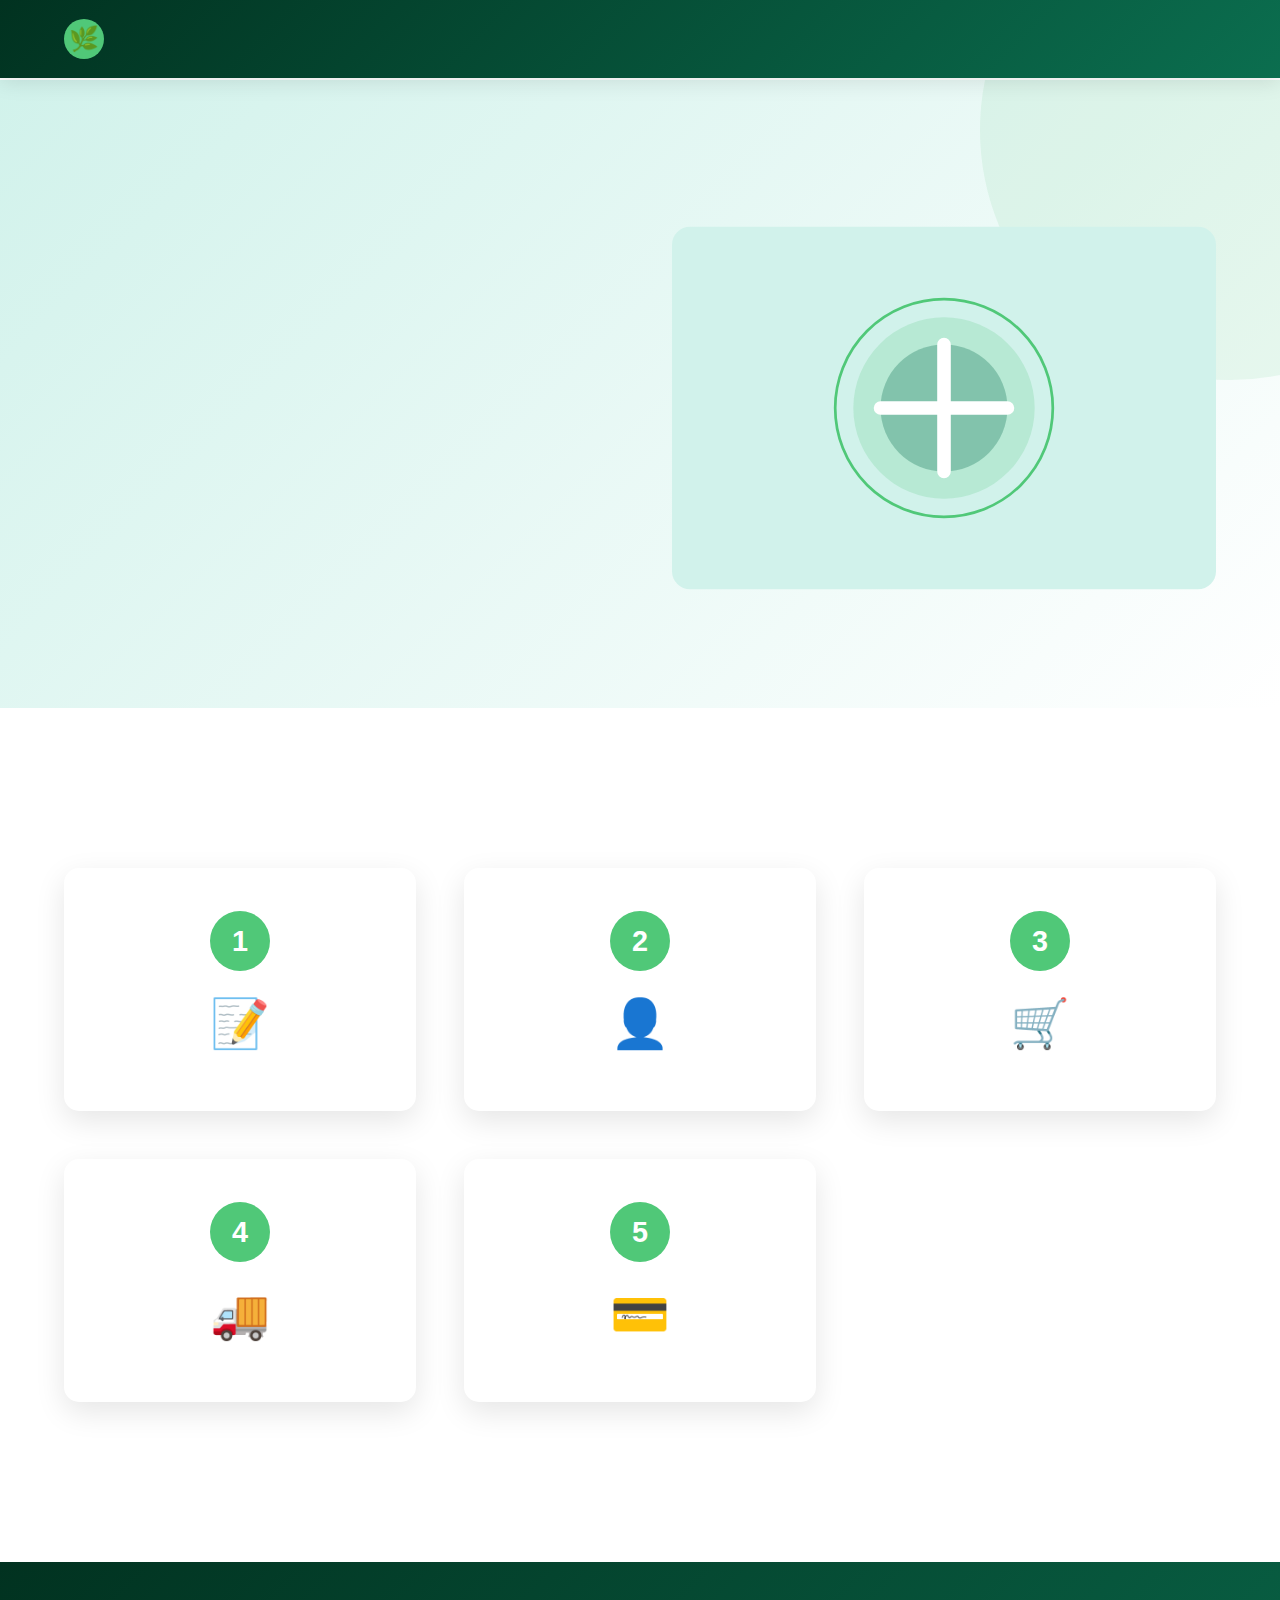
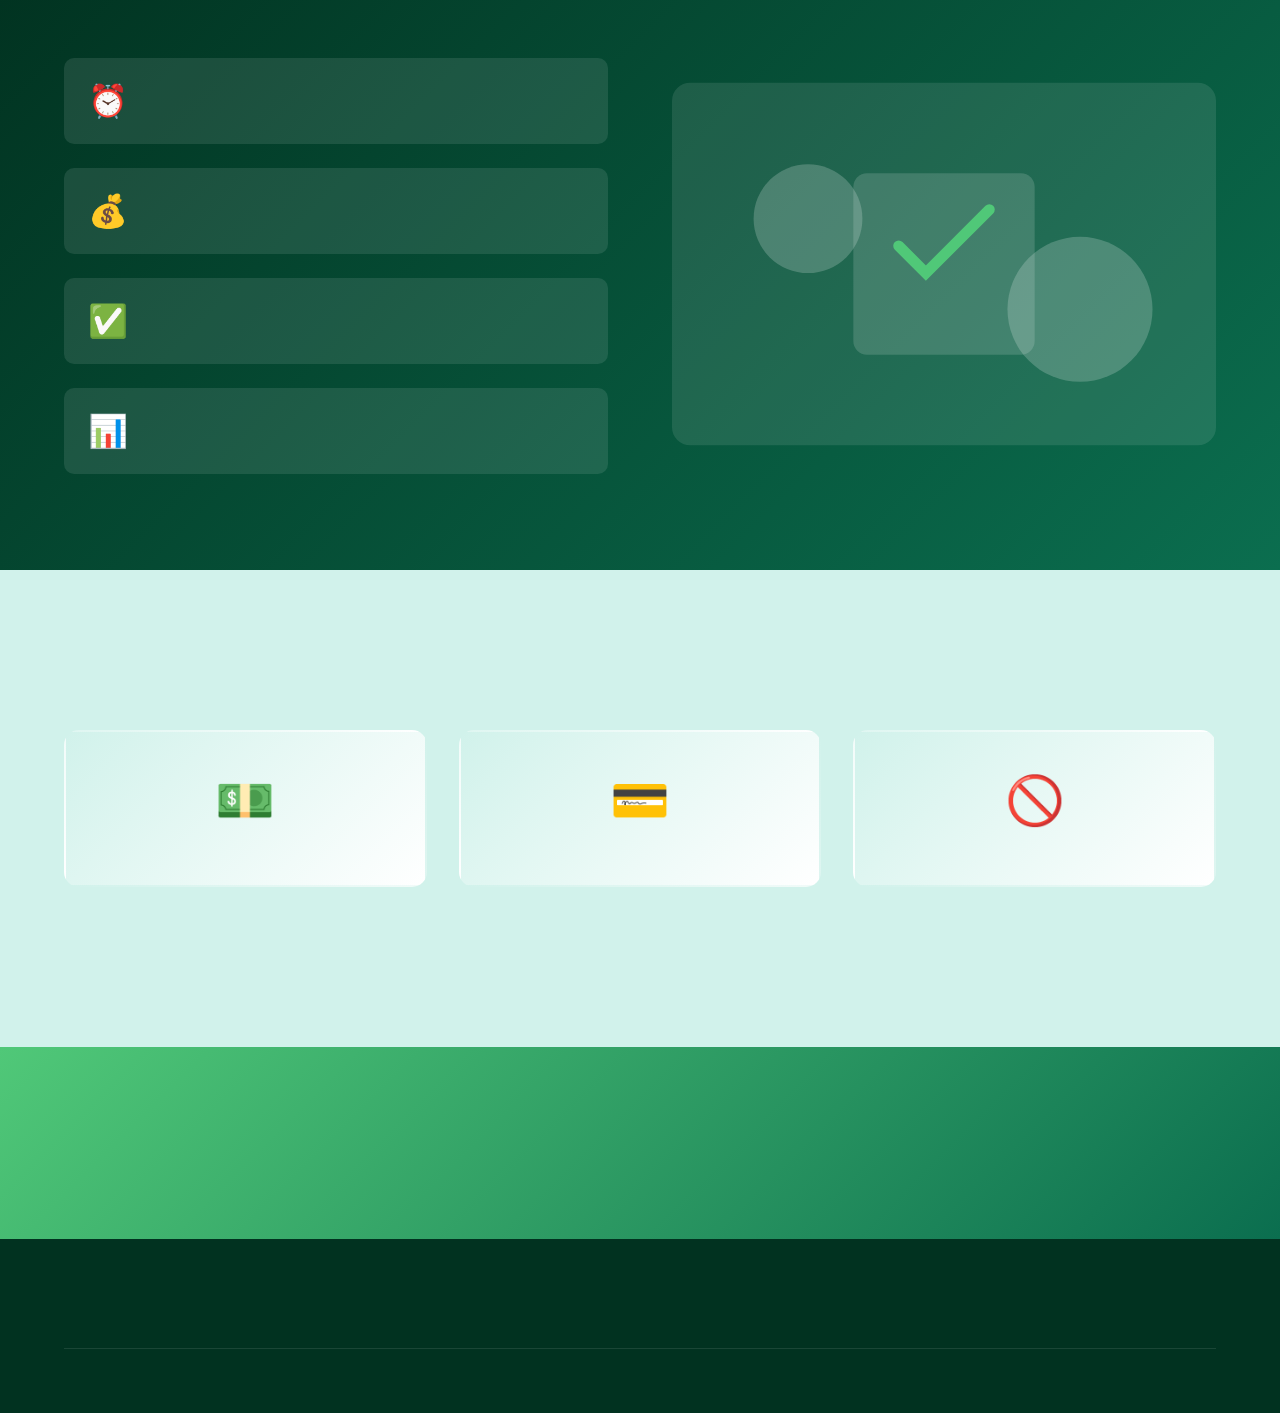
<file: how-it-works.html>
<!DOCTYPE html>
<html lang="en">
<head>
    <meta charset="UTF-8">
    <meta name="viewport" content="width=device-width, initial-scale=1.0">
    <title>How It Works - Freshly</title>
    <link rel="icon" type="image/svg+xml" href="data:image/svg+xml,%3Csvg xmlns='http://www.w3.org/2000/svg' viewBox='0 0 100 100'%3E%3Ccircle cx='50' cy='50' r='45' fill='%2350C878'/%3E%3Cpath d='M30 55 Q35 40 50 35 Q65 40 70 55 L65 60 Q62 50 50 45 Q38 50 35 60 Z' fill='white'/%3E%3Cpath d='M45 30 Q50 20 55 30 L53 32 Q50 27 47 32 Z' fill='%23013220'/%3E%3C/svg%3E">
    <link rel="stylesheet" href="styles.css">
</head>
<body>
    <!-- Navigation -->
    <nav id="navbar">
        <div class="nav-container">
            <div class="logo">
                <div class="logo-icon">🌿</div>
                <span data-en="Freshly" data-ur="فریشلی">Freshly</span>
            </div>
            <div class="nav-links">
                <a href="index.html" data-en="Home" data-ur="ہوم">Home</a>
                <a href="how-it-works.html" data-en="How It Works" data-ur="یہ کیسے کام کرتا ہے">How It Works</a>
                <a href="about-us.html" data-en="About Us" data-ur="ہمارے بارے میں">About Us</a>
                <a href="#" onclick="openModal('signup'); return false;" class="cta-btn" data-en="Get Started" data-ur="شروع کریں">Get Started</a>
                <button class="lang-toggle" onclick="toggleLanguage()" data-en="اردو" data-ur="English">اردو</button>
            </div>
        </div>
    </nav>

    <!-- Hero Section -->
    <section class="hero">
        <div class="hero-content">
            <div class="hero-text">
                <h1>
                    <span data-en="Simple Process," data-ur="آسان عمل،">Simple Process,</span><br>
                    <span class="highlight" data-en="Daily Fresh Supplies" data-ur="روزانہ تازہ سپلائیز">Daily Fresh Supplies</span>
                </h1>
                <p data-en="We've streamlined restaurant supply management into a simple, efficient process that saves you time and money every single day." data-ur="ہم نے ریستوران کی سپلائی مینجمنٹ کو ایک آسان، موثر عمل میں بدل دیا ہے جو آپ کا وقت اور پیسے بچاتا ہے۔">
                    We've streamlined restaurant supply management into a simple, efficient process that saves you time and money every single day.
                </p>
            </div>
            <div class="hero-image">
                <svg width="100%" height="400" viewBox="0 0 600 400">
                    <rect width="600" height="400" fill="#D1F2EB" rx="20"/>
                    <circle cx="300" cy="200" r="100" fill="#50C878" opacity="0.2"/>
                    <circle cx="300" cy="200" r="70" fill="#0B6E4F" opacity="0.3"/>
                    <path d="M 300 130 L 300 270 M 230 200 L 370 200" stroke="white" stroke-width="15" stroke-linecap="round"/>
                    <circle cx="300" cy="200" r="120" stroke="#50C878" stroke-width="3" fill="none"/>
                </svg>
            </div>
        </div>
    </section>

    <!-- Process Section -->
    <section class="problem-section">
        <h2 class="section-title" data-en="Our Process in 5 Simple Steps" data-ur="ہمارا عمل 5 آسان مراحل میں">Our Process in 5 Simple Steps</h2>
        <div class="process-grid">
            <div class="process-step">
                <div class="step-number">1</div>
                <div class="step-icon">📝</div>
                <h3 data-en="Sign Up" data-ur="سائن اپ کریں">Sign Up</h3>
                <p data-en="Register your restaurant with Freshly. It takes just 5 minutes. Provide your basic details and we'll set up your account immediately." data-ur="فریشلی کے ساتھ اپنے ریستوران کو رجسٹر کریں۔ صرف 5 منٹ لگتے ہیں۔ اپنی بنیادی تفصیلات فراہم کریں اور ہم فوری طور پر آپ کا اکاؤنٹ ترتیب دیں گے۔">
                    Register your restaurant with Freshly. It takes just 5 minutes. Provide your basic details and we'll set up your account immediately.
                </p>
            </div>
            
            <div class="process-step">
                <div class="step-number">2</div>
                <div class="step-icon">👤</div>
                <h3 data-en="Daily Visit (9 PM - 1 AM)" data-ur="روزانہ دورہ (رات 9 - صبح 1 بجے)">Daily Visit (9 PM - 1 AM)</h3>
                <p data-en="Our dedicated order taker visits your restaurant every night between 9 PM and 1 AM to collect your requirements for the next day." data-ur="ہمارا سرشار آرڈر لینے والا ہر رات 9 بجے سے رات 1 بجے کے درمیان آپ کے ریستوران کا دورہ کرتا ہے اگلے دن کی ضروریات جمع کرنے کے لیے۔">
                    Our dedicated order taker visits your restaurant every night between 9 PM and 1 AM to collect your requirements for the next day.
                </p>
            </div>
            
            <div class="process-step">
                <div class="step-number">3</div>
                <div class="step-icon">🛒</div>
                <h3 data-en="Place Your Order" data-ur="اپنا آرڈر دیں">Place Your Order</h3>
                <p data-en="Tell our order taker exactly what you need - chicken, vegetables, eggs, spices, or anything else. Choose between cash payment or our 24-hour credit facility." data-ur="ہمارے آرڈر لینے والے کو بتائیں کہ آپ کو کیا چاہیے - چکن، سبزیاں، انڈے، مصالحے، یا کچھ اور۔ نقد ادائیگی یا ہماری 24 گھنٹے کی کریڈٹ سہولت میں سے انتخاب کریں۔">
                    Tell our order taker exactly what you need - chicken, vegetables, eggs, spices, or anything else. Choose between cash payment or our 24-hour credit facility.
                </p>
            </div>
            
            <div class="process-step">
                <div class="step-number">4</div>
                <div class="step-icon">🚚</div>
                <h3 data-en="Morning Delivery" data-ur="صبح کی ڈیلیوری">Morning Delivery</h3>
                <p data-en="We deliver all your fresh supplies before you start your daily operations. Everything arrives fresh, on time, and ready to use." data-ur="ہم آپ کے روزمرہ کام شروع ہونے سے پہلے آپ کی تمام تازہ سپلائیز پہنچاتے ہیں۔ سب کچھ تازہ، وقت پر، اور استعمال کے لیے تیار پہنچتا ہے۔">
                    We deliver all your fresh supplies before you start your daily operations. Everything arrives fresh, on time, and ready to use.
                </p>
            </div>
            
            <div class="process-step">
                <div class="step-number">5</div>
                <div class="step-icon">💳</div>
                <h3 data-en="Easy Payment" data-ur="آسان ادائیگی">Easy Payment</h3>
                <p data-en="Pay your bill through our delivery person. If you chose credit, you have 24 hours to pay with just a 3.5% convenience fee. Cash payments get below wholesale prices!" data-ur="اپنا بل ہمارے ڈیلیوری شخص کے ذریعے ادا کریں۔ اگر آپ نے کریڈٹ کا انتخاب کیا، تو آپ کے پاس صرف 3.5٪ سہولت فیس کے ساتھ ادائیگی کے لیے 24 گھنٹے ہیں۔ نقد ادائیگی پر ہول سیل سے کم قیمتیں ملتی ہیں!">
                    Pay your bill through our delivery person. If you chose credit, you have 24 hours to pay with just a 3.5% convenience fee. Cash payments get below wholesale prices!
                </p>
            </div>
        </div>
    </section>

    <!-- Benefits Section -->
    <section class="solution-section">
        <div class="solution-content">
            <div class="solution-text">
                <h2 data-en="Why Restaurant Owners Love This Process" data-ur="ریستوران کے مالکان اس عمل کو کیوں پسند کرتے ہیں">Why Restaurant Owners Love This Process</h2>
                <div class="solution-features">
                    <div class="feature">
                        <div class="feature-icon">⏰</div>
                        <div class="feature-text">
                            <h3 data-en="Time Saving" data-ur="وقت کی بچت">Time Saving</h3>
                            <p data-en="No more calling 4+ vendors every day. One person, one order, everything handled." data-ur="ہر روز 4+ وینڈرز کو کال کرنے کی ضرورت نہیں۔ ایک شخص، ایک آرڈر، سب کچھ سنبھالا ہوا۔">No more calling 4+ vendors every day. One person, one order, everything handled.</p>
                        </div>
                    </div>
                    <div class="feature">
                        <div class="feature-icon">💰</div>
                        <div class="feature-text">
                            <h3 data-en="Better Cash Flow" data-ur="بہتر کیش فلو">Better Cash Flow</h3>
                            <p data-en="24-hour credit facility means you can manage your restaurant's finances more effectively." data-ur="24 گھنٹے کی کریڈٹ سہولت کا مطلب ہے کہ آپ اپنے ریستوران کی مالیات کو زیادہ مؤثر طریقے سے منظم کر سکتے ہیں۔">24-hour credit facility means you can manage your restaurant's finances more effectively.</p>
                        </div>
                    </div>
                    <div class="feature">
                        <div class="feature-icon">✅</div>
                        <div class="feature-text">
                            <h3 data-en="Guaranteed Quality" data-ur="معیار کی ضمانت">Guaranteed Quality</h3>
                            <p data-en="Fresh supplies every morning. If anything isn't perfect, we'll replace it immediately." data-ur="ہر صبح تازہ سپلائیز۔ اگر کچھ بھی کامل نہیں ہے، تو ہم اسے فوری طور پر تبدیل کر دیں گے۔">Fresh supplies every morning. If anything isn't perfect, we'll replace it immediately.</p>
                        </div>
                    </div>
                    <div class="feature">
                        <div class="feature-icon">📊</div>
                        <div class="feature-text">
                            <h3 data-en="Predictable Costs" data-ur="قابل پیش گوئی لاگت">Predictable Costs</h3>
                            <p data-en="Transparent pricing with no hidden charges. Cash prices below wholesale, credit at just 3.5% more." data-ur="چھپی ہوئی فیس کے بغیر شفاف قیمتیں۔ نقد قیمتیں ہول سیل سے کم، کریڈٹ صرف 3.5٪ زیادہ پر۔">Transparent pricing with no hidden charges. Cash prices below wholesale, credit at just 3.5% more.</p>
                        </div>
                    </div>
                </div>
            </div>
            <div class="hero-image">
                <svg width="100%" height="400" viewBox="0 0 600 400">
                    <rect width="600" height="400" fill="rgba(255,255,255,0.1)" rx="20"/>
                    <circle cx="150" cy="150" r="60" fill="white" opacity="0.2"/>
                    <circle cx="450" cy="250" r="80" fill="white" opacity="0.2"/>
                    <rect x="200" y="100" width="200" height="200" fill="white" opacity="0.15" rx="15"/>
                    <path d="M 250 180 L 280 210 L 350 140" stroke="#50C878" stroke-width="12" fill="none" stroke-linecap="round"/>
                </svg>
            </div>
        </div>
    </section>

    <!-- Pricing Section -->
    <section class="problem-section" style="background: var(--primary);">
        <h2 class="section-title" data-en="Transparent Pricing" data-ur="شفاف قیمتوں کا تعین">Transparent Pricing</h2>
        <div class="problems-grid">
            <div class="problem-card">
                <div class="problem-icon">💵</div>
                <h3 data-en="Cash Payment" data-ur="نقد ادائیگی">Cash Payment</h3>
                <p data-en="Pay cash on delivery and enjoy prices BELOW wholesale market rates. Yes, we really mean it!" data-ur="ڈیلیوری پر نقد ادا کریں اور ہول سیل مارکیٹ کی شرحوں سے کم قیمتوں سے لطف اندوز ہوں۔ ہاں، ہمارا واقعی یہی مطلب ہے!">Pay cash on delivery and enjoy prices BELOW wholesale market rates. Yes, we really mean it!</p>
            </div>
            <div class="problem-card">
                <div class="problem-icon">💳</div>
                <h3 data-en="24-Hour Credit" data-ur="24 گھنٹے کریڈٹ">24-Hour Credit</h3>
                <p data-en="Need credit? Take 24 hours to pay with just a 3.5% convenience fee. Perfect for managing cash flow!" data-ur="کریڈٹ کی ضرورت ہے؟ صرف 3.5٪ سہولت فیس کے ساتھ ادائیگی کے لیے 24 گھنٹے لیں۔ کیش فلو کا انتظام کرنے کے لیے بہترین!">Need credit? Take 24 hours to pay with just a 3.5% convenience fee. Perfect for managing cash flow!</p>
            </div>
            <div class="problem-card">
                <div class="problem-icon">🚫</div>
                <h3 data-en="No Hidden Fees" data-ur="کوئی چھپی فیس نہیں">No Hidden Fees</h3>
                <p data-en="What you see is what you pay. No delivery charges, no membership fees, no surprises." data-ur="جو آپ دیکھتے ہیں وہی آپ ادا کرتے ہیں۔ کوئی ڈیلیوری چارجز نہیں، کوئی ممبرشپ فیس نہیں، کوئی حیرانی نہیں۔">What you see is what you pay. No delivery charges, no membership fees, no surprises.</p>
            </div>
        </div>
    </section>

    <!-- CTA Section -->
    <section class="cta-section">
        <h2 data-en="Ready to Transform Your Supply Chain?" data-ur="اپنی سپلائی چین کو تبدیل کرنے کے لیے تیار ہیں؟">Ready to Transform Your Supply Chain?</h2>
        <p data-en="Join hundreds of successful restaurants using Freshly" data-ur="فریشلی استعمال کرنے والے سینکڑوں کامیاب ریستورانوں میں شامل ہوں">Join hundreds of successful restaurants using Freshly</p>
        <button class="btn-primary" onclick="openModal('signup')" data-en="Sign Up Now" data-ur="ابھی سائن اپ کریں">Sign Up Now</button>
    </section>

    <!-- Footer -->
    <footer>
        <div class="footer-content">
            <div class="footer-section">
                <h3 data-en="Freshly" data-ur="فریشلی">Freshly</h3>
                <p data-en="Your one-stop shop for all restaurant supplies. Fresh, reliable, affordable." data-ur="تمام ریستوران سپلائیز کے لیے آپ کی ون اسٹاپ شاپ۔ تازہ، قابل اعتماد، سستی۔">Your one-stop shop for all restaurant supplies. Fresh, reliable, affordable.</p>
            </div>
            <div class="footer-section">
                <h3 data-en="Quick Links" data-ur="فوری لنکس">Quick Links</h3>
                <ul>
                    <li><a href="index.html" data-en="Home" data-ur="ہوم">Home</a></li>
                    <li><a href="how-it-works.html" data-en="How It Works" data-ur="یہ کیسے کام کرتا ہے">How It Works</a></li>
                    <li><a href="about-us.html" data-en="About Us" data-ur="ہمارے بارے میں">About Us</a></li>
                    <li><a href="#" onclick="openModal('employee'); return false;" data-en="Employee Login" data-ur="ملازم لاگ ان">Employee Login</a></li>
                </ul>
            </div>
            <div class="footer-section">
                <h3 data-en="Legal" data-ur="قانونی">Legal</h3>
                <ul>
                    <li><a href="privacy.html" data-en="Privacy Policy" data-ur="رازداری کی پالیسی">Privacy Policy</a></li>
                    <li><a href="terms.html" data-en="Terms of Service" data-ur="سروس کی شرائط">Terms of Service</a></li>
                    <li><a href="cookies.html" data-en="Cookie Policy" data-ur="کوکی پالیسی">Cookie Policy</a></li>
                </ul>
            </div>
            <div class="footer-section">
                <h3 data-en="Contact" data-ur="رابطہ">Contact</h3>
                <p data-en="Email: info@freshly.com" data-ur="ای میل: info@freshly.com">Email: info@freshly.com</p>
                <p data-en="Phone: +92 XXX XXXXXXX" data-ur="فون: +92 XXX XXXXXXX">Phone: +92 XXX XXXXXXX</p>
                <p style="margin-top: 1rem; font-size: 0.9rem; opacity: 0.7;" data-en="A project of ABCD Ventures" data-ur="ABCD وینچرز کا ایک منصوبہ">A project of ABCD Ventures</p>
            </div>
        </div>
        <div class="footer-bottom">
            <p data-en="&copy; 2025 Freshly. All rights reserved." data-ur="&copy; 2025 فریشلی۔ تمام حقوق محفوظ ہیں۔">&copy; 2025 Freshly. All rights reserved.</p>
        </div>
    </footer>

    <!-- Modals -->
    <div id="signupModal" class="modal">
        <div class="modal-content">
            <span class="close" onclick="closeModal('signup')">&times;</span>
            <h2 data-en="Sign Up" data-ur="سائن اپ">Sign Up</h2>
            <form onsubmit="handleSignup(event)">
                <div class="form-group">
                    <label data-en="Restaurant Name" data-ur="ریستوران کا نام">Restaurant Name</label>
                    <input type="text" required placeholder="Enter restaurant name">
                </div>
                <div class="form-group">
                    <label data-en="Owner Name" data-ur="مالک کا نام">Owner Name</label>
                    <input type="text" required placeholder="Enter your name">
                </div>
                <div class="form-group">
                    <label data-en="Phone Number" data-ur="فون نمبر">Phone Number</label>
                    <input type="tel" required placeholder="+92 XXX XXXXXXX">
                </div>
                <div class="form-group">
                    <label data-en="Email" data-ur="ای میل">Email</label>
                    <input type="email" required placeholder="your@email.com">
                </div>
                <div class="form-group">
                    <label data-en="Password" data-ur="پاس ورڈ">Password</label>
                    <input type="password" required placeholder="Enter password">
                </div>
                <button type="submit" class="submit-btn" data-en="Create Account" data-ur="اکاؤنٹ بنائیں">Create Account</button>
            </form>
            <div class="modal-switch">
                <span data-en="Already have an account?" data-ur="پہلے سے اکاؤنٹ ہے؟">Already have an account?</span>
                <a onclick="switchModal('signup', 'login')" data-en="Login" data-ur="لاگ ان">Login</a>
            </div>
        </div>
    </div>

    <div id="loginModal" class="modal">
        <div class="modal-content">
            <span class="close" onclick="closeModal('login')">&times;</span>
            <h2 data-en="Login" data-ur="لاگ ان">Login</h2>
            <form onsubmit="handleLogin(event)">
                <div class="form-group">
                    <label data-en="Email" data-ur="ای میل">Email</label>
                    <input type="email" required placeholder="your@email.com">
                </div>
                <div class="form-group">
                    <label data-en="Password" data-ur="پاس ورڈ">Password</label>
                    <input type="password" required placeholder="Enter password">
                </div>
                <button type="submit" class="submit-btn" data-en="Login" data-ur="لاگ ان">Login</button>
            </form>
            <div class="modal-switch">
                <span data-en="Don't have an account?" data-ur="اکاؤنٹ نہیں ہے؟">Don't have an account?</span>
                <a onclick="switchModal('login', 'signup')" data-en="Sign Up" data-ur="سائن اپ">Sign Up</a>
            </div>
        </div>
    </div>

    <div id="employeeModal" class="modal">
        <div class="modal-content">
            <span class="close" onclick="closeModal('employee')">&times;</span>
            <h2 data-en="Employee Login" data-ur="ملازم لاگ ان">Employee Login</h2>
            <form onsubmit="handleEmployeeLogin(event)">
                <div class="form-group">
                    <label data-en="Employee ID" data-ur="ملازم آئی ڈی">Employee ID</label>
                    <input type="text" required placeholder="Enter employee ID">
                </div>
                <div class="form-group">
                    <label data-en="Password" data-ur="پاس ورڈ">Password</label>
                    <input type="password" required placeholder="Enter password">
                </div>
                <button type="submit" class="submit-btn" data-en="Login" data-ur="لاگ ان">Login</button>
            </form>
        </div>
    </div>

    <div class="scroll-top" id="scrollTop" onclick="scrollToTop()">↑</div>

    <script src="script.js"></script>
</body>
</html>
</file>
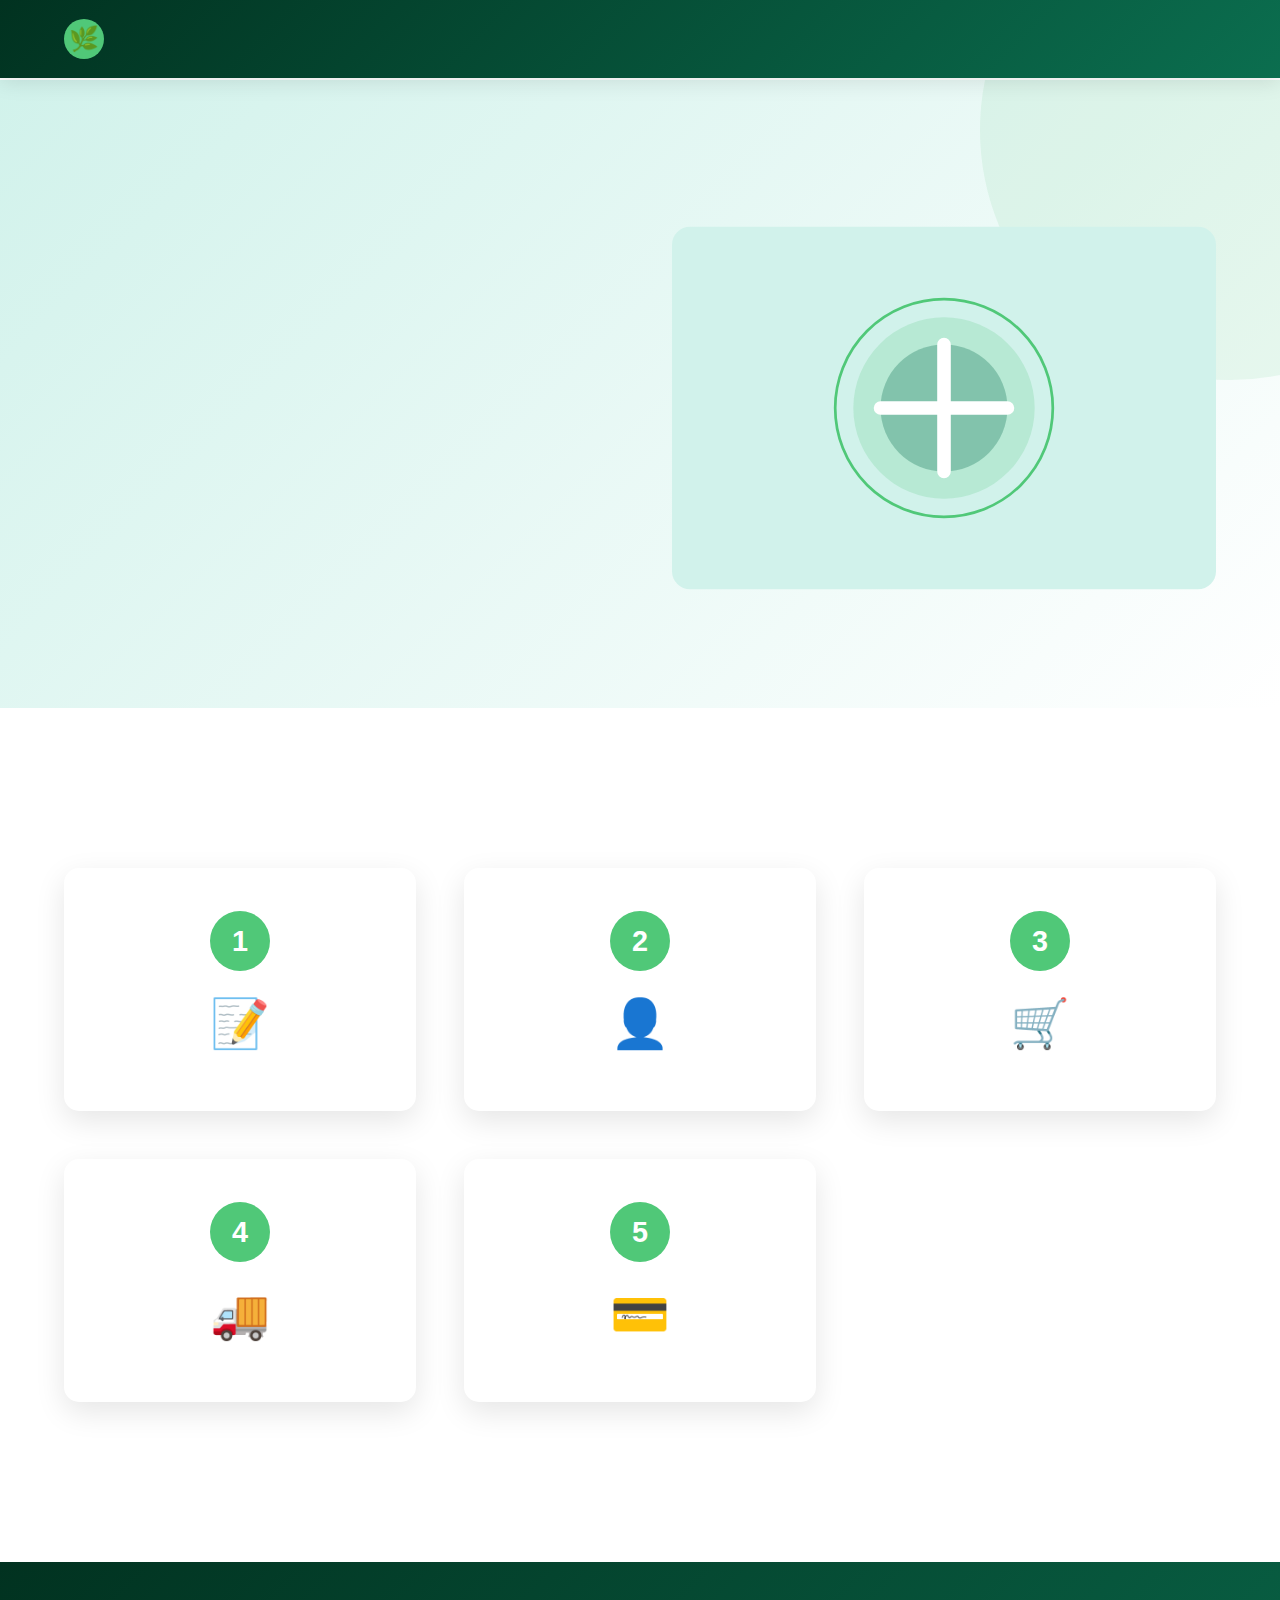
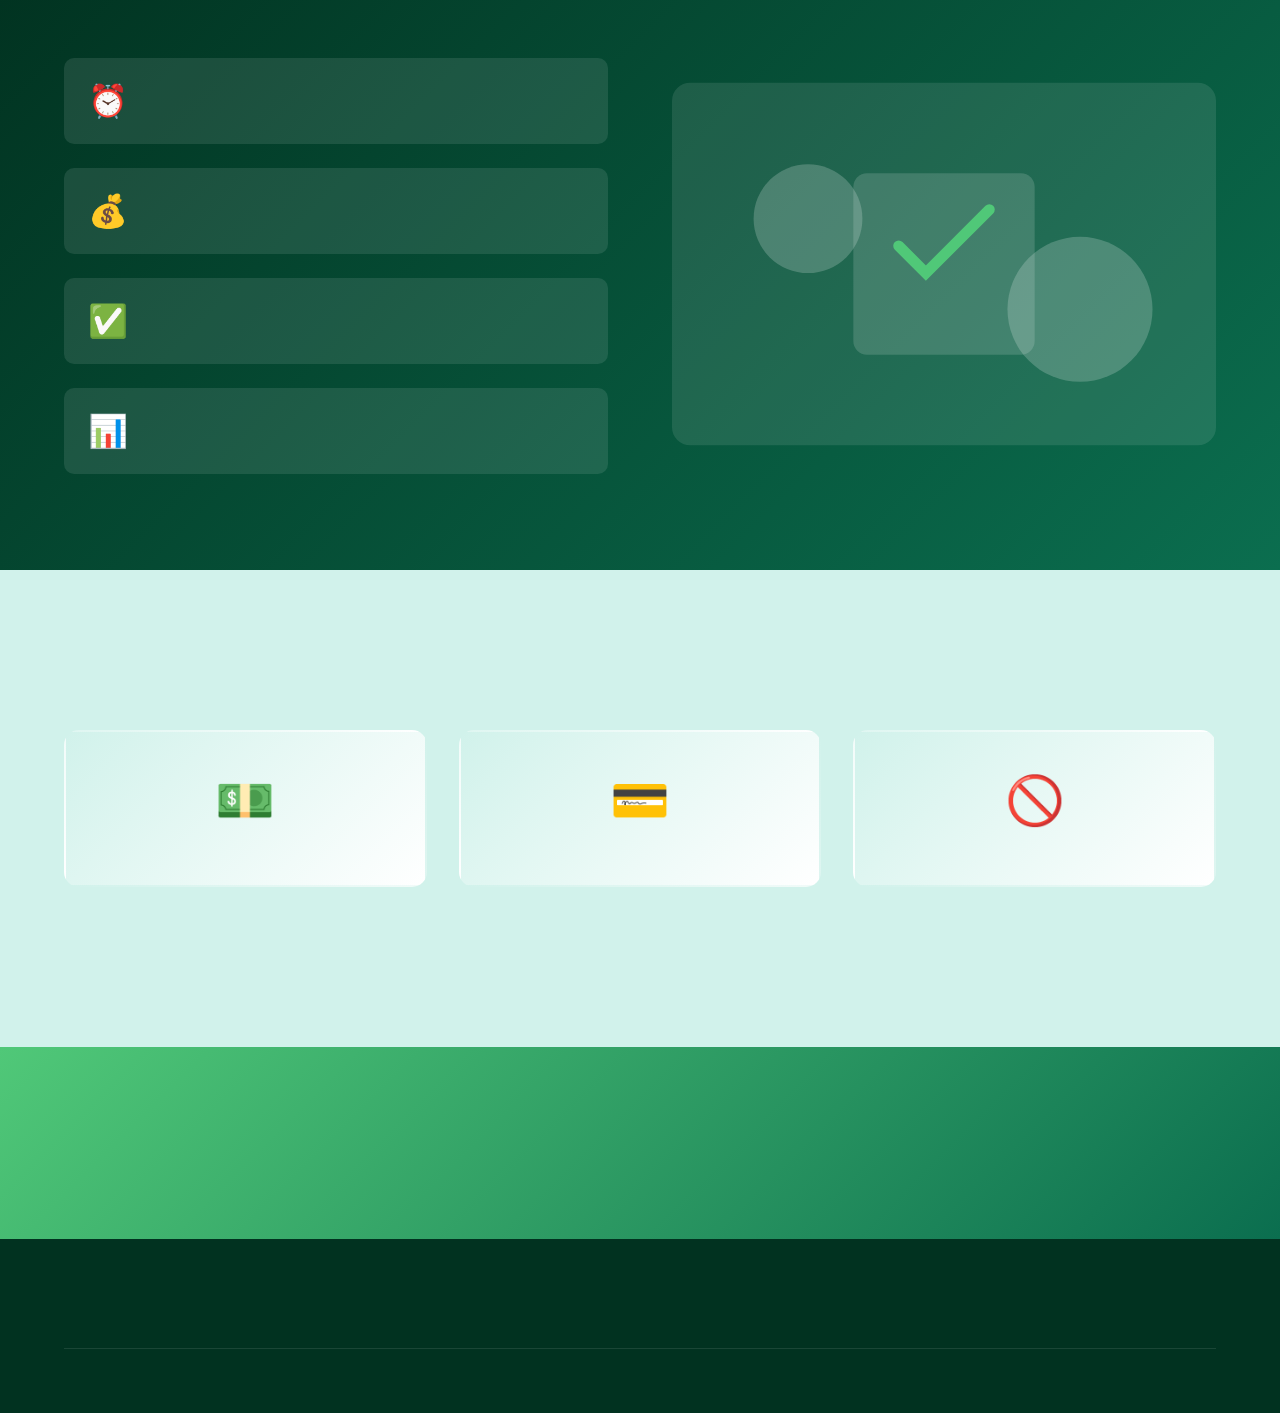
<file: howitworks.html>
<!DOCTYPE html>
<html lang="en">
<head>
    <meta charset="UTF-8">
    <meta name="viewport" content="width=device-width, initial-scale=1.0">
    <title>How It Works - Freshly</title>
    <link rel="icon" type="image/svg+xml" href="data:image/svg+xml,%3Csvg xmlns='http://www.w3.org/2000/svg' viewBox='0 0 100 100'%3E%3Ccircle cx='50' cy='50' r='45' fill='%2350C878'/%3E%3Cpath d='M30 55 Q35 40 50 35 Q65 40 70 55 L65 60 Q62 50 50 45 Q38 50 35 60 Z' fill='white'/%3E%3Cpath d='M45 30 Q50 20 55 30 L53 32 Q50 27 47 32 Z' fill='%23013220'/%3E%3C/svg%3E">
    <link rel="stylesheet" href="styles.css">
</head>
<body>
    <!-- Navigation -->
    <nav id="navbar">
        <div class="nav-container">
            <div class="logo">
                <div class="logo-icon">🌿</div>
                <span data-en="Freshly" data-ur="فریشلی">Freshly</span>
            </div>
            <div class="nav-links">
                <a href="index.html" data-en="Home" data-ur="ہوم">Home</a>
                <a href="how-it-works.html" data-en="How It Works" data-ur="یہ کیسے کام کرتا ہے">How It Works</a>
                <a href="about.html" data-en="About Us" data-ur="ہمارے بارے میں">About Us</a>
                <a href="#" onclick="openModal('signup'); return false;" class="cta-btn" data-en="Get Started" data-ur="شروع کریں">Get Started</a>
                <button class="lang-toggle" onclick="toggleLanguage()" data-en="اردو" data-ur="English">اردو</button>
            </div>
        </div>
    </nav>

    <!-- Hero Section -->
    <section class="hero">
        <div class="hero-content">
            <div class="hero-text">
                <h1>
                    <span data-en="Simple Process," data-ur="آسان عمل،">Simple Process,</span><br>
                    <span class="highlight" data-en="Daily Fresh Supplies" data-ur="روزانہ تازہ سپلائیز">Daily Fresh Supplies</span>
                </h1>
                <p data-en="We've streamlined restaurant supply management into a simple, efficient process that saves you time and money every single day." data-ur="ہم نے ریستوران کی سپلائی مینجمنٹ کو ایک آسان، موثر عمل میں بدل دیا ہے جو آپ کا وقت اور پیسے بچاتا ہے۔">
                    We've streamlined restaurant supply management into a simple, efficient process that saves you time and money every single day.
                </p>
            </div>
            <div class="hero-image">
                <svg width="100%" height="400" viewBox="0 0 600 400">
                    <rect width="600" height="400" fill="#D1F2EB" rx="20"/>
                    <circle cx="300" cy="200" r="100" fill="#50C878" opacity="0.2"/>
                    <circle cx="300" cy="200" r="70" fill="#0B6E4F" opacity="0.3"/>
                    <path d="M 300 130 L 300 270 M 230 200 L 370 200" stroke="white" stroke-width="15" stroke-linecap="round"/>
                    <circle cx="300" cy="200" r="120" stroke="#50C878" stroke-width="3" fill="none"/>
                </svg>
            </div>
        </div>
    </section>

    <!-- Process Section -->
    <section class="problem-section">
        <h2 class="section-title" data-en="Our Process in 5 Simple Steps" data-ur="ہمارا عمل 5 آسان مراحل میں">Our Process in 5 Simple Steps</h2>
        <div class="process-grid">
            <div class="process-step">
                <div class="step-number">1</div>
                <div class="step-icon">📝</div>
                <h3 data-en="Sign Up" data-ur="سائن اپ کریں">Sign Up</h3>
                <p data-en="Register your restaurant with Freshly. It takes just 5 minutes. Provide your basic details and we'll set up your account immediately." data-ur="فریشلی کے ساتھ اپنے ریستوران کو رجسٹر کریں۔ صرف 5 منٹ لگتے ہیں۔ اپنی بنیادی تفصیلات فراہم کریں اور ہم فوری طور پر آپ کا اکاؤنٹ ترتیب دیں گے۔">
                    Register your restaurant with Freshly. It takes just 5 minutes. Provide your basic details and we'll set up your account immediately.
                </p>
            </div>
            
            <div class="process-step">
                <div class="step-number">2</div>
                <div class="step-icon">👤</div>
                <h3 data-en="Daily Visit (9 PM - 1 AM)" data-ur="روزانہ دورہ (رات 9 - صبح 1 بجے)">Daily Visit (9 PM - 1 AM)</h3>
                <p data-en="Our dedicated order taker visits your restaurant every night between 9 PM and 1 AM to collect your requirements for the next day." data-ur="ہمارا سرشار آرڈر لینے والا ہر رات 9 بجے سے رات 1 بجے کے درمیان آپ کے ریستوران کا دورہ کرتا ہے اگلے دن کی ضروریات جمع کرنے کے لیے۔">
                    Our dedicated order taker visits your restaurant every night between 9 PM and 1 AM to collect your requirements for the next day.
                </p>
            </div>
            
            <div class="process-step">
                <div class="step-number">3</div>
                <div class="step-icon">🛒</div>
                <h3 data-en="Place Your Order" data-ur="اپنا آرڈر دیں">Place Your Order</h3>
                <p data-en="Tell our order taker exactly what you need - chicken, vegetables, eggs, spices, or anything else. Choose between cash payment or our 24-hour credit facility." data-ur="ہمارے آرڈر لینے والے کو بتائیں کہ آپ کو کیا چاہیے - چکن، سبزیاں، انڈے، مصالحے، یا کچھ اور۔ نقد ادائیگی یا ہماری 24 گھنٹے کی کریڈٹ سہولت میں سے انتخاب کریں۔">
                    Tell our order taker exactly what you need - chicken, vegetables, eggs, spices, or anything else. Choose between cash payment or our 24-hour credit facility.
                </p>
            </div>
            
            <div class="process-step">
                <div class="step-number">4</div>
                <div class="step-icon">🚚</div>
                <h3 data-en="Morning Delivery" data-ur="صبح کی ڈیلیوری">Morning Delivery</h3>
                <p data-en="We deliver all your fresh supplies before you start your daily operations. Everything arrives fresh, on time, and ready to use." data-ur="ہم آپ کے روزمرہ کام شروع ہونے سے پہلے آپ کی تمام تازہ سپلائیز پہنچاتے ہیں۔ سب کچھ تازہ، وقت پر، اور استعمال کے لیے تیار پہنچتا ہے۔">
                    We deliver all your fresh supplies before you start your daily operations. Everything arrives fresh, on time, and ready to use.
                </p>
            </div>
            
            <div class="process-step">
                <div class="step-number">5</div>
                <div class="step-icon">💳</div>
                <h3 data-en="Easy Payment" data-ur="آسان ادائیگی">Easy Payment</h3>
                <p data-en="Pay your bill through our delivery person. If you chose credit, you have 24 hours to pay with just a 3.5% convenience fee. Cash payments get below wholesale prices!" data-ur="اپنا بل ہمارے ڈیلیوری شخص کے ذریعے ادا کریں۔ اگر آپ نے کریڈٹ کا انتخاب کیا، تو آپ کے پاس صرف 3.5٪ سہولت فیس کے ساتھ ادائیگی کے لیے 24 گھنٹے ہیں۔ نقد ادائیگی پر ہول سیل سے کم قیمتیں ملتی ہیں!">
                    Pay your bill through our delivery person. If you chose credit, you have 24 hours to pay with just a 3.5% convenience fee. Cash payments get below wholesale prices!
                </p>
            </div>
        </div>
    </section>

    <!-- Benefits Section -->
    <section class="solution-section">
        <div class="solution-content">
            <div class="solution-text">
                <h2 data-en="Why Restaurant Owners Love This Process" data-ur="ریستوران کے مالکان اس عمل کو کیوں پسند کرتے ہیں">Why Restaurant Owners Love This Process</h2>
                <div class="solution-features">
                    <div class="feature">
                        <div class="feature-icon">⏰</div>
                        <div class="feature-text">
                            <h3 data-en="Time Saving" data-ur="وقت کی بچت">Time Saving</h3>
                            <p data-en="No more calling 4+ vendors every day. One person, one order, everything handled." data-ur="ہر روز 4+ وینڈرز کو کال کرنے کی ضرورت نہیں۔ ایک شخص، ایک آرڈر، سب کچھ سنبھالا ہوا۔">No more calling 4+ vendors every day. One person, one order, everything handled.</p>
                        </div>
                    </div>
                    <div class="feature">
                        <div class="feature-icon">💰</div>
                        <div class="feature-text">
                            <h3 data-en="Better Cash Flow" data-ur="بہتر کیش فلو">Better Cash Flow</h3>
                            <p data-en="24-hour credit facility means you can manage your restaurant's finances more effectively." data-ur="24 گھنٹے کی کریڈٹ سہولت کا مطلب ہے کہ آپ اپنے ریستوران کی مالیات کو زیادہ مؤثر طریقے سے منظم کر سکتے ہیں۔">24-hour credit facility means you can manage your restaurant's finances more effectively.</p>
                        </div>
                    </div>
                    <div class="feature">
                        <div class="feature-icon">✅</div>
                        <div class="feature-text">
                            <h3 data-en="Guaranteed Quality" data-ur="معیار کی ضمانت">Guaranteed Quality</h3>
                            <p data-en="Fresh supplies every morning. If anything isn't perfect, we'll replace it immediately." data-ur="ہر صبح تازہ سپلائیز۔ اگر کچھ بھی کامل نہیں ہے، تو ہم اسے فوری طور پر تبدیل کر دیں گے۔">Fresh supplies every morning. If anything isn't perfect, we'll replace it immediately.</p>
                        </div>
                    </div>
                    <div class="feature">
                        <div class="feature-icon">📊</div>
                        <div class="feature-text">
                            <h3 data-en="Predictable Costs" data-ur="قابل پیش گوئی لاگت">Predictable Costs</h3>
                            <p data-en="Transparent pricing with no hidden charges. Cash prices below wholesale, credit at just 3.5% more." data-ur="چھپی ہوئی فیس کے بغیر شفاف قیمتیں۔ نقد قیمتیں ہول سیل سے کم، کریڈٹ صرف 3.5٪ زیادہ پر۔">Transparent pricing with no hidden charges. Cash prices below wholesale, credit at just 3.5% more.</p>
                        </div>
                    </div>
                </div>
            </div>
            <div class="hero-image">
                <svg width="100%" height="400" viewBox="0 0 600 400">
                    <rect width="600" height="400" fill="rgba(255,255,255,0.1)" rx="20"/>
                    <circle cx="150" cy="150" r="60" fill="white" opacity="0.2"/>
                    <circle cx="450" cy="250" r="80" fill="white" opacity="0.2"/>
                    <rect x="200" y="100" width="200" height="200" fill="white" opacity="0.15" rx="15"/>
                    <path d="M 250 180 L 280 210 L 350 140" stroke="#50C878" stroke-width="12" fill="none" stroke-linecap="round"/>
                </svg>
            </div>
        </div>
    </section>

    <!-- Pricing Section -->
    <section class="problem-section" style="background: var(--primary);">
        <h2 class="section-title" data-en="Transparent Pricing" data-ur="شفاف قیمتوں کا تعین">Transparent Pricing</h2>
        <div class="problems-grid">
            <div class="problem-card">
                <div class="problem-icon">💵</div>
                <h3 data-en="Cash Payment" data-ur="نقد ادائیگی">Cash Payment</h3>
                <p data-en="Pay cash on delivery and enjoy prices BELOW wholesale market rates. Yes, we really mean it!" data-ur="ڈیلیوری پر نقد ادا کریں اور ہول سیل مارکیٹ کی شرحوں سے کم قیمتوں سے لطف اندوز ہوں۔ ہاں، ہمارا واقعی یہی مطلب ہے!">Pay cash on delivery and enjoy prices BELOW wholesale market rates. Yes, we really mean it!</p>
            </div>
            <div class="problem-card">
                <div class="problem-icon">💳</div>
                <h3 data-en="24-Hour Credit" data-ur="24 گھنٹے کریڈٹ">24-Hour Credit</h3>
                <p data-en="Need credit? Take 24 hours to pay with just a 3.5% convenience fee. Perfect for managing cash flow!" data-ur="کریڈٹ کی ضرورت ہے؟ صرف 3.5٪ سہولت فیس کے ساتھ ادائیگی کے لیے 24 گھنٹے لیں۔ کیش فلو کا انتظام کرنے کے لیے بہترین!">Need credit? Take 24 hours to pay with just a 3.5% convenience fee. Perfect for managing cash flow!</p>
            </div>
            <div class="problem-card">
                <div class="problem-icon">🚫</div>
                <h3 data-en="No Hidden Fees" data-ur="کوئی چھپی فیس نہیں">No Hidden Fees</h3>
                <p data-en="What you see is what you pay. No delivery charges, no membership fees, no surprises." data-ur="جو آپ دیکھتے ہیں وہی آپ ادا کرتے ہیں۔ کوئی ڈیلیوری چارجز نہیں، کوئی ممبرشپ فیس نہیں، کوئی حیرانی نہیں۔">What you see is what you pay. No delivery charges, no membership fees, no surprises.</p>
            </div>
        </div>
    </section>

    <!-- CTA Section -->
    <section class="cta-section">
        <h2 data-en="Ready to Transform Your Supply Chain?" data-ur="اپنی سپلائی چین کو تبدیل کرنے کے لیے تیار ہیں؟">Ready to Transform Your Supply Chain?</h2>
        <p data-en="Join hundreds of successful restaurants using Freshly" data-ur="فریشلی استعمال کرنے والے سینکڑوں کامیاب ریستورانوں میں شامل ہوں">Join hundreds of successful restaurants using Freshly</p>
        <button class="btn-primary" onclick="openModal('signup')" data-en="Sign Up Now" data-ur="ابھی سائن اپ کریں">Sign Up Now</button>
    </section>

    <!-- Footer -->
    <footer>
        <div class="footer-content">
            <div class="footer-section">
                <h3 data-en="Freshly" data-ur="فریشلی">Freshly</h3>
                <p data-en="Your one-stop shop for all restaurant supplies. Fresh, reliable, affordable." data-ur="تمام ریستوران سپلائیز کے لیے آپ کی ون اسٹاپ شاپ۔ تازہ، قابل اعتماد، سستی۔">Your one-stop shop for all restaurant supplies. Fresh, reliable, affordable.</p>
            </div>
            <div class="footer-section">
                <h3 data-en="Quick Links" data-ur="فوری لنکس">Quick Links</h3>
                <ul>
                    <li><a href="index.html" data-en="Home" data-ur="ہوم">Home</a></li>
                    <li><a href="how-it-works.html" data-en="How It Works" data-ur="یہ کیسے کام کرتا ہے">How It Works</a></li>
                    <li><a href="about.html" data-en="About Us" data-ur="ہمارے بارے میں">About Us</a></li>
                    <li><a href="#" onclick="openModal('employee'); return false;" data-en="Employee Login" data-ur="ملازم لاگ ان">Employee Login</a></li>
                </ul>
            </div>
            <div class="footer-section">
                <h3 data-en="Legal" data-ur="قانونی">Legal</h3>
                <ul>
                    <li><a href="privacy.html" data-en="Privacy Policy" data-ur="رازداری کی پالیسی">Privacy Policy</a></li>
                    <li><a href="terms.html" data-en="Terms of Service" data-ur="سروس کی شرائط">Terms of Service</a></li>
                    <li><a href="cookies.html" data-en="Cookie Policy" data-ur="کوکی پالیسی">Cookie Policy</a></li>
                </ul>
            </div>
            <div class="footer-section">
                <h3 data-en="Contact" data-ur="رابطہ">Contact</h3>
                <p data-en="Email: info@freshly.com" data-ur="ای میل: info@freshly.com">Email: info@freshly.com</p>
                <p data-en="Phone: +92 XXX XXXXXXX" data-ur="فون: +92 XXX XXXXXXX">Phone: +92 XXX XXXXXXX</p>
                <p style="margin-top: 1rem; font-size: 0.9rem; opacity: 0.7;" data-en="A project of ABCD Ventures" data-ur="ABCD وینچرز کا ایک منصوبہ">A project of ABCD Ventures</p>
            </div>
        </div>
        <div class="footer-bottom">
            <p data-en="&copy; 2025 Freshly. All rights reserved." data-ur="&copy; 2025 فریشلی۔ تمام حقوق محفوظ ہیں۔">&copy; 2025 Freshly. All rights reserved.</p>
        </div>
    </footer>

    <!-- Modals -->
    <div id="signupModal" class="modal">
        <div class="modal-content">
            <span class="close" onclick="closeModal('signup')">&times;</span>
            <h2 data-en="Sign Up" data-ur="سائن اپ">Sign Up</h2>
            <form onsubmit="handleSignup(event)">
                <div class="form-group">
                    <label data-en="Restaurant Name" data-ur="ریستوران کا نام">Restaurant Name</label>
                    <input type="text" required placeholder="Enter restaurant name">
                </div>
                <div class="form-group">
                    <label data-en="Owner Name" data-ur="مالک کا نام">Owner Name</label>
                    <input type="text" required placeholder="Enter your name">
                </div>
                <div class="form-group">
                    <label data-en="Phone Number" data-ur="فون نمبر">Phone Number</label>
                    <input type="tel" required placeholder="+92 XXX XXXXXXX">
                </div>
                <div class="form-group">
                    <label data-en="Email" data-ur="ای میل">Email</label>
                    <input type="email" required placeholder="your@email.com">
                </div>
                <div class="form-group">
                    <label data-en="Password" data-ur="پاس ورڈ">Password</label>
                    <input type="password" required placeholder="Enter password">
                </div>
                <button type="submit" class="submit-btn" data-en="Create Account" data-ur="اکاؤنٹ بنائیں">Create Account</button>
            </form>
            <div class="modal-switch">
                <span data-en="Already have an account?" data-ur="پہلے سے اکاؤنٹ ہے؟">Already have an account?</span>
                <a onclick="switchModal('signup', 'login')" data-en="Login" data-ur="لاگ ان">Login</a>
            </div>
        </div>
    </div>

    <div id="loginModal" class="modal">
        <div class="modal-content">
            <span class="close" onclick="closeModal('login')">&times;</span>
            <h2 data-en="Login" data-ur="لاگ ان">Login</h2>
            <form onsubmit="handleLogin(event)">
                <div class="form-group">
                    <label data-en="Email" data-ur="ای میل">Email</label>
                    <input type="email" required placeholder="your@email.com">
                </div>
                <div class="form-group">
                    <label data-en="Password" data-ur="پاس ورڈ">Password</label>
                    <input type="password" required placeholder="Enter password">
                </div>
                <button type="submit" class="submit-btn" data-en="Login" data-ur="لاگ ان">Login</button>
            </form>
            <div class="modal-switch">
                <span data-en="Don't have an account?" data-ur="اکاؤنٹ نہیں ہے؟">Don't have an account?</span>
                <a onclick="switchModal('login', 'signup')" data-en="Sign Up" data-ur="سائن اپ">Sign Up</a>
            </div>
        </div>
    </div>

    <div id="employeeModal" class="modal">
        <div class="modal-content">
            <span class="close" onclick="closeModal('employee')">&times;</span>
            <h2 data-en="Employee Login" data-ur="ملازم لاگ ان">Employee Login</h2>
            <form onsubmit="handleEmployeeLogin(event)">
                <div class="form-group">
                    <label data-en="Employee ID" data-ur="ملازم آئی ڈی">Employee ID</label>
                    <input type="text" required placeholder="Enter employee ID">
                </div>
                <div class="form-group">
                    <label data-en="Password" data-ur="پاس ورڈ">Password</label>
                    <input type="password" required placeholder="Enter password">
                </div>
                <button type="submit" class="submit-btn" data-en="Login" data-ur="لاگ ان">Login</button>
            </form>
        </div>
    </div>

    <div class="scroll-top" id="scrollTop" onclick="scrollToTop()">↑</div>

    <script src="script.js"></script>
</body>
</html>
</file>
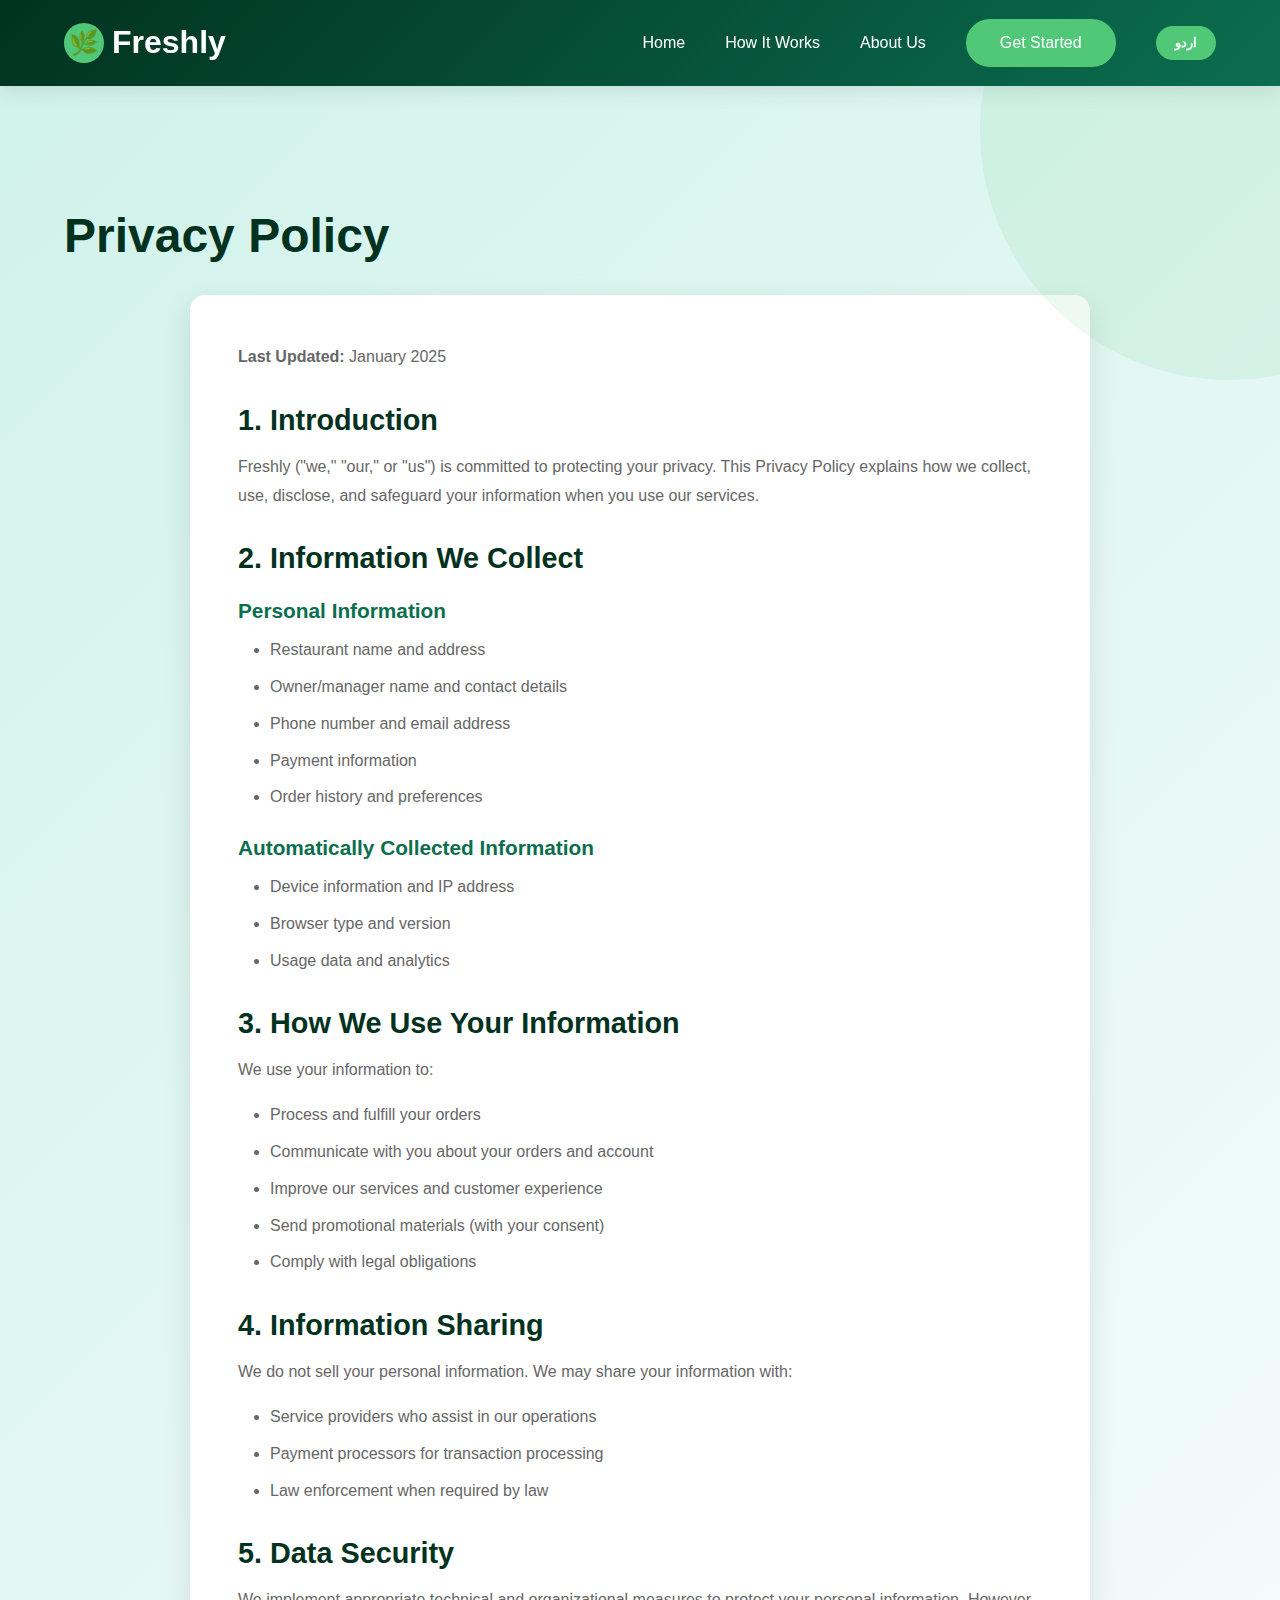
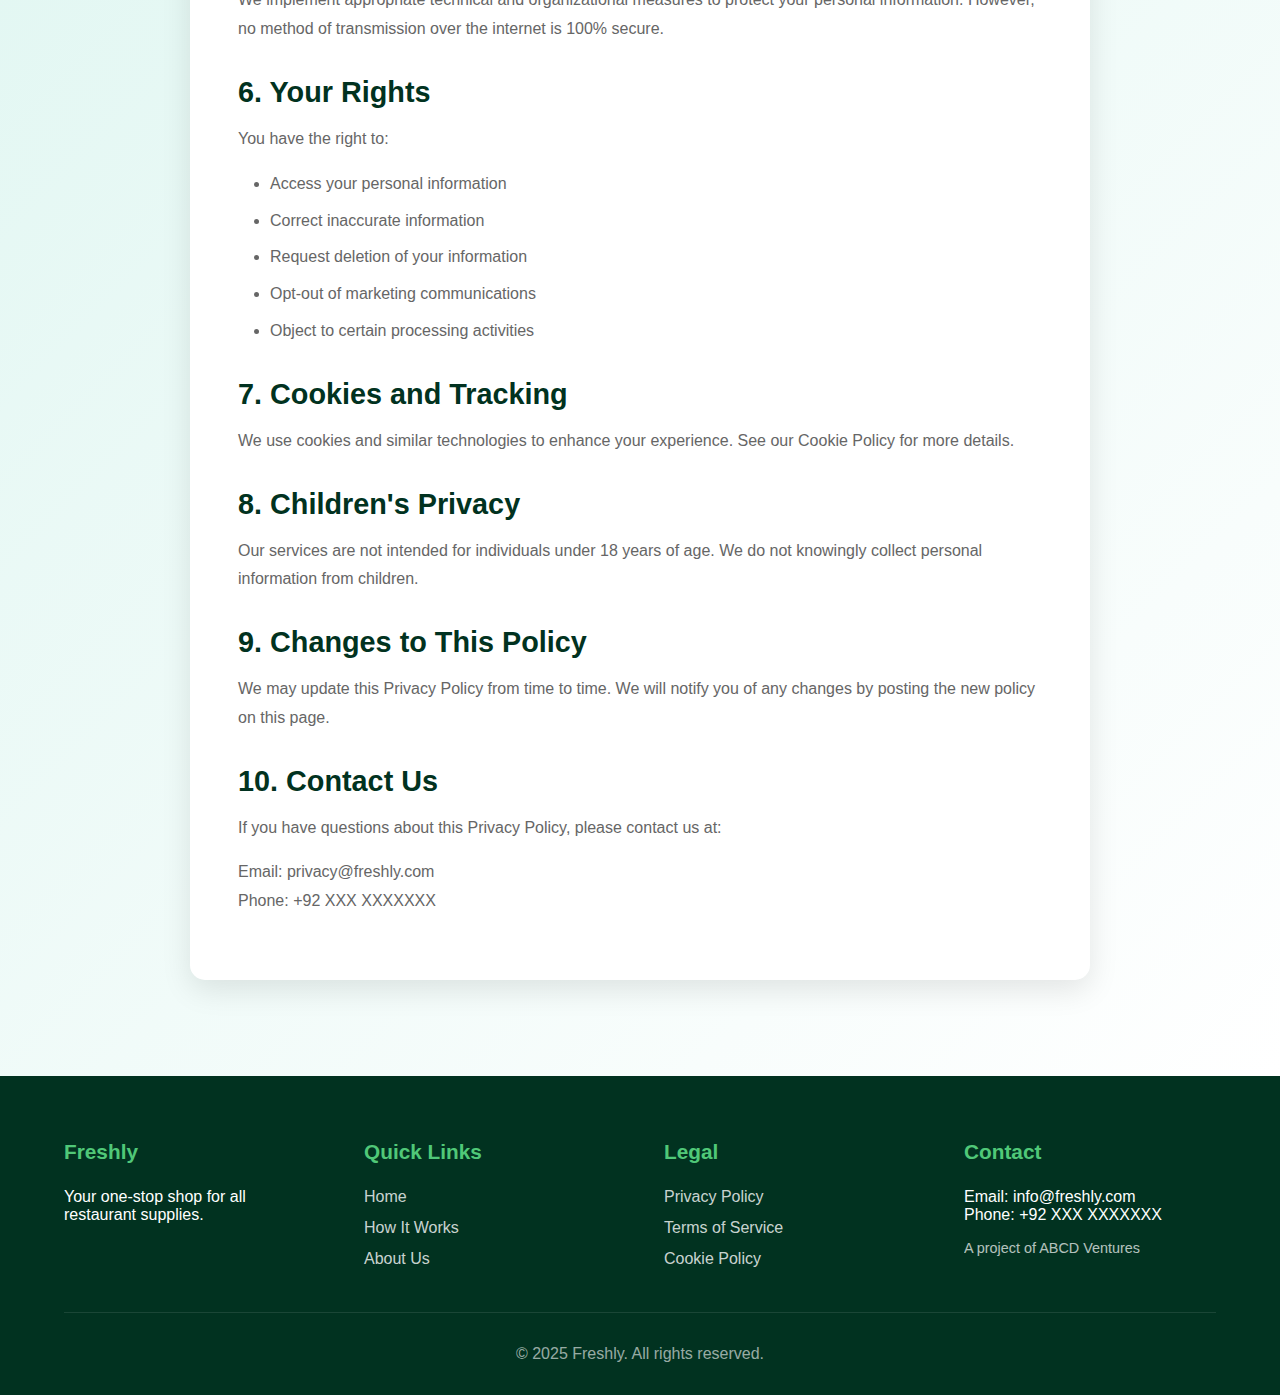
<file: privacy.html>
<!DOCTYPE html>
<html lang="en">
<head>
    <meta charset="UTF-8">
    <meta name="viewport" content="width=device-width, initial-scale=1.0">
    <title>Privacy Policy - Freshly</title>
    <link rel="icon" type="image/svg+xml" href="data:image/svg+xml,%3Csvg xmlns='http://www.w3.org/2000/svg' viewBox='0 0 100 100'%3E%3Ccircle cx='50' cy='50' r='45' fill='%2350C878'/%3E%3Cpath d='M30 55 Q35 40 50 35 Q65 40 70 55 L65 60 Q62 50 50 45 Q38 50 35 60 Z' fill='white'/%3E%3Cpath d='M45 30 Q50 20 55 30 L53 32 Q50 27 47 32 Z' fill='%23013220'/%3E%3C/svg%3E">
    <link rel="stylesheet" href="styles.css">
    <meta name="description" content="Freshly - Pakistan's #1 Restaurant Supply Solution. Get fresh produce, meat, and supplies delivered daily with 24-hour credit facility and wholesale prices.">
<meta name="keywords" content="restaurant supplies, wholesale food Pakistan, fresh produce delivery, restaurant credit, chicken supplier, vegetable supplier, horeca supplies">
<meta name="author" content="Freshly">
<meta property="og:title" content="Freshly - One Stop Shop for Restaurant Supplies">
<meta property="og:description" content="Simplify your supply chain with single-vendor delivery and flexible credit options.">
<meta property="og:image" content="https://images.unsplash.com/photo-1542838132-92c53300491e?auto=format&fit=crop&w=1200&q=80">
<meta property="og:type" content="website">
</head>
<body>
    <nav id="navbar">
        <div class="nav-container">
            <div class="logo">
                <div class="logo-icon">🌿</div>
                <span>Freshly</span>
            </div>
            <div class="nav-links">
                <a href="index.html">Home</a>
                <a href="how-it-works.html">How It Works</a>
                <a href="about-us.html">About Us</a>
                <a href="#" onclick="openModal('signup'); return false;" class="cta-btn">Get Started</a>
                <button class="lang-toggle" onclick="toggleLanguage()">اردو</button>
            </div>
        </div>
    </nav>

    <section class="hero">
        <div style="max-width: 1200px; margin: 0 auto;">
            <h1 style="font-size: 3rem; color: var(--dark); margin-bottom: 2rem;">Privacy Policy</h1>
            <div class="legal-content">
                <p><strong>Last Updated:</strong> January 2025</p>
                
                <h2>1. Introduction</h2>
                <p>Freshly ("we," "our," or "us") is committed to protecting your privacy. This Privacy Policy explains how we collect, use, disclose, and safeguard your information when you use our services.</p>

                <h2>2. Information We Collect</h2>
                <h3>Personal Information</h3>
                <ul>
                    <li>Restaurant name and address</li>
                    <li>Owner/manager name and contact details</li>
                    <li>Phone number and email address</li>
                    <li>Payment information</li>
                    <li>Order history and preferences</li>
                </ul>

                <h3>Automatically Collected Information</h3>
                <ul>
                    <li>Device information and IP address</li>
                    <li>Browser type and version</li>
                    <li>Usage data and analytics</li>
                </ul>

                <h2>3. How We Use Your Information</h2>
                <p>We use your information to:</p>
                <ul>
                    <li>Process and fulfill your orders</li>
                    <li>Communicate with you about your orders and account</li>
                    <li>Improve our services and customer experience</li>
                    <li>Send promotional materials (with your consent)</li>
                    <li>Comply with legal obligations</li>
                </ul>

                <h2>4. Information Sharing</h2>
                <p>We do not sell your personal information. We may share your information with:</p>
                <ul>
                    <li>Service providers who assist in our operations</li>
                    <li>Payment processors for transaction processing</li>
                    <li>Law enforcement when required by law</li>
                </ul>

                <h2>5. Data Security</h2>
                <p>We implement appropriate technical and organizational measures to protect your personal information. However, no method of transmission over the internet is 100% secure.</p>

                <h2>6. Your Rights</h2>
                <p>You have the right to:</p>
                <ul>
                    <li>Access your personal information</li>
                    <li>Correct inaccurate information</li>
                    <li>Request deletion of your information</li>
                    <li>Opt-out of marketing communications</li>
                    <li>Object to certain processing activities</li>
                </ul>

                <h2>7. Cookies and Tracking</h2>
                <p>We use cookies and similar technologies to enhance your experience. See our Cookie Policy for more details.</p>

                <h2>8. Children's Privacy</h2>
                <p>Our services are not intended for individuals under 18 years of age. We do not knowingly collect personal information from children.</p>

                <h2>9. Changes to This Policy</h2>
                <p>We may update this Privacy Policy from time to time. We will notify you of any changes by posting the new policy on this page.</p>

                <h2>10. Contact Us</h2>
                <p>If you have questions about this Privacy Policy, please contact us at:</p>
                <p>Email: privacy@freshly.com<br>Phone: +92 XXX XXXXXXX</p>
            </div>
        </div>
    </section>

    <footer>
        <div class="footer-content">
            <div class="footer-section">
                <h3>Freshly</h3>
                <p>Your one-stop shop for all restaurant supplies.</p>
            </div>
            <div class="footer-section">
                <h3>Quick Links</h3>
                <ul>
                    <li><a href="index.html">Home</a></li>
                    <li><a href="how-it-works.html">How It Works</a></li>
                    <li><a href="about.html">About Us</a></li>
                </ul>
            </div>
            <div class="footer-section">
                <h3>Legal</h3>
                <ul>
                    <li><a href="privacy.html">Privacy Policy</a></li>
                    <li><a href="terms.html">Terms of Service</a></li>
                    <li><a href="cookies.html">Cookie Policy</a></li>
                </ul>
            </div>
            <div class="footer-section">
                <h3>Contact</h3>
                <p>Email: info@freshly.com</p>
                <p>Phone: +92 XXX XXXXXXX</p>
                <p style="margin-top: 1rem; font-size: 0.9rem; opacity: 0.7;">A project of ABCD Ventures</p>
            </div>
        </div>
        <div class="footer-bottom">
            <p>&copy; 2025 Freshly. All rights reserved.</p>
        </div>
    </footer>

    <div class="scroll-top" id="scrollTop" onclick="scrollToTop()">↑</div>
    <script src="script.js"></script>
</body>
</html>
</file>
<file: styles.css>
* {
    margin: 0;
    padding: 0;
    box-sizing: border-box;
}

:root {
    --primary: #D1F2EB;
    --secondary: #50C878;
    --tertiary: #0B6E4F;
    --dark: #013220;
}

body {
    font-family: 'Segoe UI', Tahoma, Geneva, Verdana, sans-serif;
    overflow-x: hidden;
}

/* Hide Urdu by default, Hide English when Urdu class is active */
[data-ur] { display: none !important; }

body.urdu [data-ur] { 
    display: initial !important; 
}

body.urdu [data-en] { 
    display: none !important; 
}

nav {
    background: linear-gradient(135deg, var(--dark) 0%, var(--tertiary) 100%);
    padding: 1.2rem 5%;
    position: fixed;
    width: 100%;
    top: 0;
    z-index: 1000;
    box-shadow: 0 4px 20px rgba(0,0,0,0.1);
    transition: transform 0.3s ease;
}

nav.hidden {
    transform: translateY(-100%);
}

.nav-container {
    max-width: 1400px;
    margin: 0 auto;
    display: flex;
    justify-content: space-between;
    align-items: center;
}

.logo {
    font-size: 2rem;
    font-weight: bold;
    color: white;
    display: flex;
    align-items: center;
    gap: 0.5rem;
    text-decoration: none;
}

.logo-icon {
    width: 40px;
    height: 40px;
    background: var(--secondary);
    border-radius: 50%;
    display: flex;
    align-items: center;
    justify-content: center;
    font-size: 1.5rem;
}

.nav-links {
    display: flex;
    gap: 2.5rem;
    align-items: center;
}

.nav-links a {
    color: white;
    text-decoration: none;
    font-weight: 500;
    transition: all 0.3s;
    position: relative;
}

.nav-links a::after {
    content: '';
    position: absolute;
    bottom: -5px;
    left: 0;
    width: 0;
    height: 2px;
    background: var(--secondary);
    transition: width 0.3s;
}

.nav-links a:hover::after {
    width: 100%;
}

.lang-toggle {
    background: var(--secondary);
    border: none;
    padding: 0.6rem 1.2rem;
    border-radius: 25px;
    color: white;
    font-weight: 600;
    cursor: pointer;
    transition: all 0.3s;
}

.lang-toggle:hover {
    background: var(--primary);
    color: var(--dark);
    transform: translateY(-2px);
    box-shadow: 0 5px 15px rgba(80, 200, 120, 0.3);
}

.cta-btn {
    background: var(--secondary);
    color: white;
    padding: 0.8rem 2rem;
    border-radius: 30px;
    text-decoration: none;
    font-weight: 600;
    transition: all 0.3s;
    border: 2px solid var(--secondary);
}

.cta-btn:hover {
    background: transparent;
    transform: translateY(-3px);
    box-shadow: 0 10px 25px rgba(80, 200, 120, 0.3);
}

.hero {
    margin-top: 80px;
    background: linear-gradient(135deg, var(--primary) 0%, white 100%);
    padding: 8rem 5% 6rem;
    position: relative;
    overflow: hidden;
}

.hero::before {
    content: '';
    position: absolute;
    width: 500px;
    height: 500px;
    background: var(--secondary);
    opacity: 0.1;
    border-radius: 50%;
    top: -200px;
    right: -200px;
    animation: float 6s ease-in-out infinite;
}

@keyframes float {
    0%, 100% { transform: translateY(0px); }
    50% { transform: translateY(-20px); }
}

.hero-content {
    max-width: 1400px;
    margin: 0 auto;
    display: grid;
    grid-template-columns: 1fr 1fr;
    gap: 4rem;
    align-items: center;
}

.hero-text h1 {
    font-size: 3.5rem;
    color: var(--dark);
    margin-bottom: 1.5rem;
    line-height: 1.2;
    animation: slideInLeft 1s ease-out;
}

@keyframes slideInLeft {
    from {
        opacity: 0;
        transform: translateX(-50px);
    }
    to {
        opacity: 1;
        transform: translateX(0);
    }
}

.hero-text .highlight {
    color: var(--secondary);
}

.hero-text p {
    font-size: 1.3rem;
    color: var(--tertiary);
    margin-bottom: 2.5rem;
    line-height: 1.6;
}

.hero-buttons {
    display: flex;
    gap: 1.5rem;
}

.btn-primary, .btn-secondary {
    padding: 1rem 2.5rem;
    border-radius: 30px;
    font-weight: 600;
    font-size: 1.1rem;
    cursor: pointer;
    transition: all 0.3s;
    border: none;
    text-decoration: none;
    display: inline-block;
}

.btn-primary {
    background: var(--secondary);
    color: white;
    box-shadow: 0 5px 20px rgba(80, 200, 120, 0.3);
}

.btn-primary:hover {
    transform: translateY(-3px);
    box-shadow: 0 10px 30px rgba(80, 200, 120, 0.4);
}

.btn-secondary {
    background: transparent;
    color: var(--tertiary);
    border: 2px solid var(--tertiary);
}

.btn-secondary:hover {
    background: var(--tertiary);
    color: white;
    transform: translateY(-3px);
}

.hero-image {
    position: relative;
    animation: slideInRight 1s ease-out;
}

@keyframes slideInRight {
    from {
        opacity: 0;
        transform: translateX(50px);
    }
    to {
        opacity: 1;
        transform: translateX(0);
    }
}

.problem-section {
    padding: 6rem 5%;
    background: white;
}

.section-title {
    text-align: center;
    font-size: 2.8rem;
    color: var(--dark);
    margin-bottom: 3rem;
    position: relative;
}

.section-title::after {
    content: '';
    width: 100px;
    height: 4px;
    background: var(--secondary);
    position: absolute;
    bottom: -15px;
    left: 50%;
    transform: translateX(-50%);
}

.problems-grid {
    max-width: 1400px;
    margin: 4rem auto;
    display: grid;
    grid-template-columns: repeat(auto-fit, minmax(250px, 1fr));
    gap: 2rem;
}

.problem-card {
    background: linear-gradient(135deg, var(--primary) 0%, white 100%);
    padding: 2.5rem;
    border-radius: 15px;
    text-align: center;
    transition: all 0.3s;
    border: 2px solid transparent;
}

.problem-card:hover {
    transform: translateY(-10px);
    box-shadow: 0 15px 40px rgba(0,0,0,0.1);
    border-color: var(--secondary);
}

.problem-icon {
    font-size: 3rem;
    margin-bottom: 1rem;
}

.problem-card h3 {
    color: var(--tertiary);
    margin-bottom: 1rem;
    font-size: 1.4rem;
}

.problem-card p {
    color: #666;
    line-height: 1.6;
}

.solution-section {
    padding: 6rem 5%;
    background: linear-gradient(135deg, var(--dark) 0%, var(--tertiary) 100%);
    color: white;
}

.solution-content {
    max-width: 1400px;
    margin: 0 auto;
    display: grid;
    grid-template-columns: 1fr 1fr;
    gap: 4rem;
    align-items: center;
}

.solution-text h2 {
    font-size: 2.8rem;
    margin-bottom: 2rem;
}

.solution-features {
    display: flex;
    flex-direction: column;
    gap: 1.5rem;
}

.feature {
    display: flex;
    gap: 1rem;
    align-items: flex-start;
    background: rgba(255,255,255,0.1);
    padding: 1.5rem;
    border-radius: 10px;
    transition: all 0.3s;
}

.feature:hover {
    background: rgba(255,255,255,0.2);
    transform: translateX(10px);
}

.feature-icon {
    font-size: 2rem;
    color: var(--secondary);
}

.feature-text h3 {
    margin-bottom: 0.5rem;
    font-size: 1.3rem;
}

.stats-section {
    padding: 5rem 5%;
    background: var(--primary);
}

.stats-grid {
    max-width: 1400px;
    margin: 0 auto;
    display: grid;
    grid-template-columns: repeat(auto-fit, minmax(250px, 1fr));
    gap: 3rem;
    text-align: center;
}

.stat-card {
    background: white;
    padding: 2.5rem;
    border-radius: 15px;
    box-shadow: 0 10px 30px rgba(0,0,0,0.1);
    transition: all 0.3s;
}

.stat-card:hover {
    transform: translateY(-10px);
    box-shadow: 0 15px 40px rgba(0,0,0,0.15);
}

.stat-number {
    font-size: 3.5rem;
    font-weight: bold;
    color: var(--secondary);
    margin-bottom: 0.5rem;
}

.stat-label {
    color: var(--tertiary);
    font-size: 1.2rem;
    font-weight: 600;
}

.cta-section {
    padding: 6rem 5%;
    background: linear-gradient(135deg, var(--secondary) 0%, var(--tertiary) 100%);
    text-align: center;
    color: white;
}

.cta-section h2 {
    font-size: 3rem;
    margin-bottom: 1.5rem;
}

.cta-section p {
    font-size: 1.3rem;
    margin-bottom: 2.5rem;
    opacity: 0.9;
}

footer {
    background: var(--dark);
    color: white;
    padding: 4rem 5% 2rem;
}

.footer-content {
    max-width: 1400px;
    margin: 0 auto;
    display: grid;
    grid-template-columns: repeat(auto-fit, minmax(250px, 1fr));
    gap: 3rem;
    margin-bottom: 2rem;
}

.footer-section h3 {
    color: var(--secondary);
    margin-bottom: 1.5rem;
    font-size: 1.3rem;
}

.footer-section ul {
    list-style: none;
}

.footer-section ul li {
    margin-bottom: 0.8rem;
}

.footer-section a {
    color: rgba(255,255,255,0.8);
    text-decoration: none;
    transition: all 0.3s;
}

.footer-section a:hover {
    color: var(--secondary);
    padding-left: 5px;
}

.footer-bottom {
    border-top: 1px solid rgba(255,255,255,0.1);
    padding-top: 2rem;
    text-align: center;
    color: rgba(255,255,255,0.6);
}

.modal {
    display: none;
    position: fixed;
    z-index: 2000;
    left: 0;
    top: 0;
    width: 100%;
    height: 100%;
    background: rgba(0,0,0,0.6);
    backdrop-filter: blur(5px);
    animation: fadeIn 0.3s;
}

@keyframes fadeIn {
    from { opacity: 0; }
    to { opacity: 1; }
}

.modal-content {
    background: white;
    margin: 5% auto;
    padding: 3rem;
    border-radius: 20px;
    max-width: 450px;
    position: relative;
    animation: slideDown 0.4s;
}

@keyframes slideDown {
    from {
        opacity: 0;
        transform: translateY(-50px);
    }
    to {
        opacity: 1;
        transform: translateY(0);
    }
}

.close {
    position: absolute;
    right: 1.5rem;
    top: 1.5rem;
    font-size: 2rem;
    cursor: pointer;
    color: #999;
    transition: all 0.3s;
}

.close:hover {
    color: var(--dark);
    transform: rotate(90deg);
}

.modal h2 {
    color: var(--dark);
    margin-bottom: 2rem;
    font-size: 2rem;
}

.form-group {
    margin-bottom: 1.5rem;
}

.form-group label {
    display: block;
    margin-bottom: 0.5rem;
    color: var(--tertiary);
    font-weight: 600;
}

.form-group input {
    width: 100%;
    padding: 0.9rem;
    border: 2px solid var(--primary);
    border-radius: 10px;
    font-size: 1rem;
    transition: all 0.3s;
}

.form-group input:focus {
    outline: none;
    border-color: var(--secondary);
    box-shadow: 0 0 0 3px rgba(80, 200, 120, 0.1);
}

.submit-btn {
    width: 100%;
    padding: 1rem;
    background: var(--secondary);
    color: white;
    border: none;
    border-radius: 10px;
    font-size: 1.1rem;
    font-weight: 600;
    cursor: pointer;
    transition: all 0.3s;
}

.submit-btn:hover {
    background: var(--tertiary);
    transform: translateY(-2px);
    box-shadow: 0 5px 20px rgba(80, 200, 120, 0.3);
}

.modal-switch {
    text-align: center;
    margin-top: 1.5rem;
    color: #666;
}

.modal-switch a {
    color: var(--secondary);
    cursor: pointer;
    font-weight: 600;
    text-decoration: none;
}

.scroll-top {
    position: fixed;
    bottom: 30px;
    right: 30px;
    background: var(--secondary);
    color: white;
    width: 50px;
    height: 50px;
    border-radius: 50%;
    display: none;
    align-items: center;
    justify-content: center;
    font-size: 1.5rem;
    cursor: pointer;
    transition: all 0.3s;
    z-index: 999;
    box-shadow: 0 5px 20px rgba(0,0,0,0.2);
}

.scroll-top:hover {
    background: var(--tertiary);
    transform: translateY(-5px);
}

.scroll-top.show {
    display: flex;
}

.process-grid {
    max-width: 1400px;
    margin: 4rem auto;
    display: grid;
    grid-template-columns: repeat(auto-fit, minmax(280px, 1fr));
    gap: 3rem;
}

.process-step {
    background: white;
    padding: 2.5rem;
    border-radius: 15px;
    box-shadow: 0 10px 30px rgba(0,0,0,0.1);
    text-align: center;
    transition: all 0.3s;
    position: relative;
    border: 3px solid transparent;
}

.process-step:hover {
    transform: translateY(-10px);
    box-shadow: 0 15px 40px rgba(0,0,0,0.15);
    border-color: var(--secondary);
}

.step-number {
    width: 60px;
    height: 60px;
    background: var(--secondary);
    color: white;
    border-radius: 50%;
    display: flex;
    align-items: center;
    justify-content: center;
    font-size: 1.8rem;
    font-weight: bold;
    margin: 0 auto 1.5rem;
}

.step-icon {
    font-size: 3rem;
    margin-bottom: 1rem;
}

.process-step h3 {
    color: var(--dark);
    margin-bottom: 1rem;
    font-size: 1.5rem;
}

.process-step p {
    color: #666;
    line-height: 1.6;
}

.team-grid {
    max-width: 1200px;
    margin: 4rem auto;
    display: grid;
    grid-template-columns: repeat(auto-fit, minmax(300px, 1fr));
    gap: 3rem;
}

.team-member {
    background: white;
    padding: 2.5rem;
    border-radius: 15px;
    box-shadow: 0 10px 30px rgba(0,0,0,0.1);
    text-align: center;
    transition: all 0.3s;
}

.team-member:hover {
    transform: translateY(-10px);
    box-shadow: 0 15px 40px rgba(0,0,0,0.15);
}

.member-avatar {
    width: 120px;
    height: 120px;
    background: linear-gradient(135deg, var(--secondary) 0%, var(--tertiary) 100%);
    border-radius: 50%;
    margin: 0 auto 1.5rem;
    display: flex;
    align-items: center;
    justify-content: center;
    font-size: 3rem;
    color: white;
}

.member-name {
    color: var(--dark);
    font-size: 1.5rem;
    margin-bottom: 0.5rem;
    font-weight: bold;
}

.member-role {
    color: var(--secondary);
    font-size: 1.1rem;
    margin-bottom: 1rem;
    font-weight: 600;
}

.member-bio {
    color: #666;
    line-height: 1.6;
}

.legal-content {
    max-width: 900px;
    margin: 0 auto;
    background: white;
    padding: 3rem;
    border-radius: 15px;
    box-shadow: 0 10px 30px rgba(0,0,0,0.1);
}

.legal-content h2 {
    color: var(--dark);
    margin: 2rem 0 1rem;
    font-size: 1.8rem;
}

.legal-content h3 {
    color: var(--tertiary);
    margin: 1.5rem 0 0.8rem;
    font-size: 1.3rem;
}

.legal-content p, .legal-content ul {
    color: #666;
    line-height: 1.8;
    margin-bottom: 1rem;
}

.legal-content ul {
    padding-left: 2rem;
}

.legal-content li {
    margin-bottom: 0.5rem;
}

@media (max-width: 768px) {
    .nav-links {
        flex-direction: column;
        gap: 1rem;
    }
    
    .hero-content, .solution-content {
        grid-template-columns: 1fr;
    }
    
    .hero-text h1 {
        font-size: 2.5rem;
    }
    
    .section-title {
        font-size: 2rem;
    }
}
</file>
